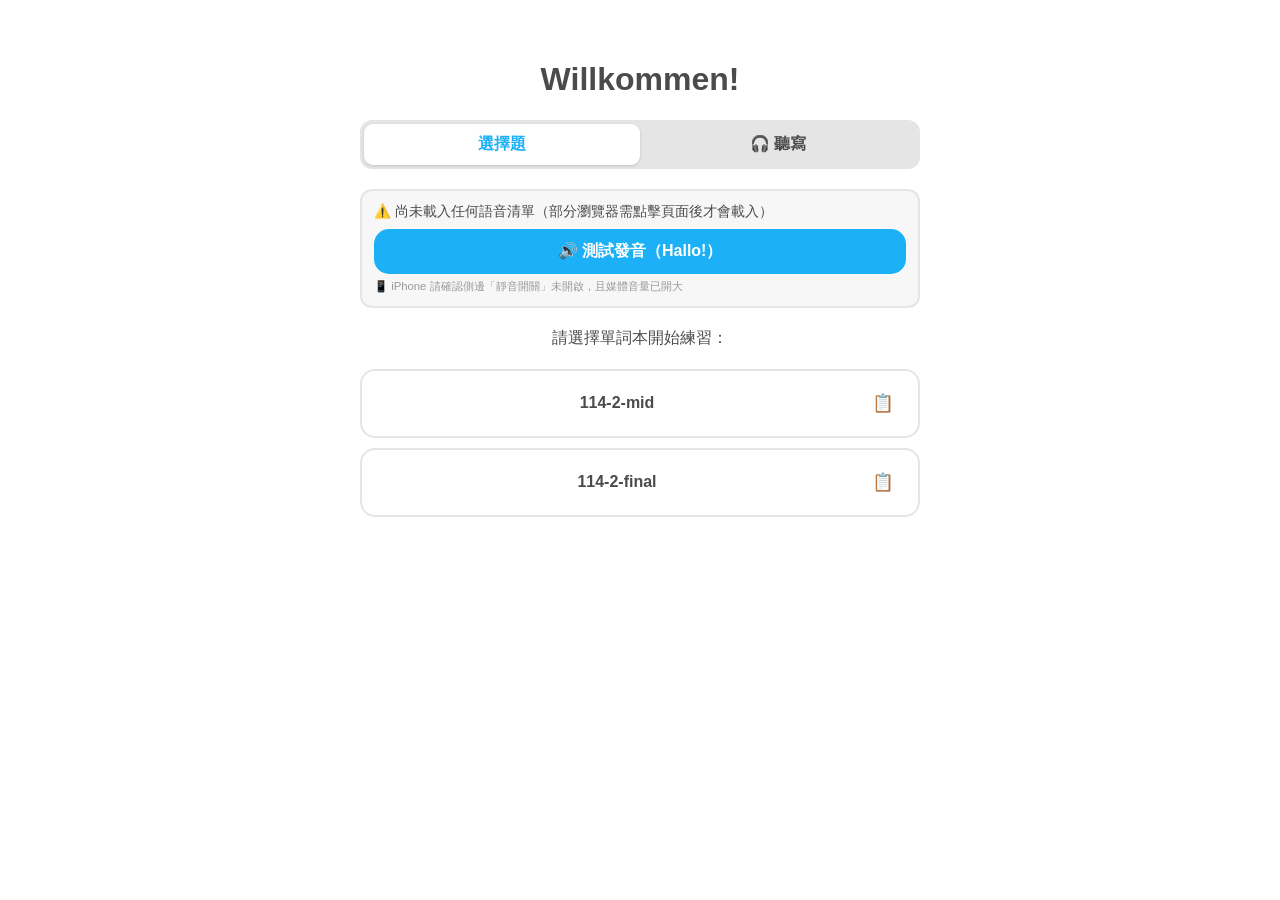
<file: index.html>
<!DOCTYPE html>
<html lang="zh-TW">

<head>
    <meta charset="UTF-8">
    <meta name="viewport" content="width=device-width, initial-scale=1.0">
    <title>DuoGerman - 德文單字特訓</title>
    <link rel="stylesheet" href="style.css">
</head>

<body>

    <div id="menu-screen" class="screen active">
        <div class="menu-content">
            <h1>Willkommen!</h1>
            <div class="mode-toggle">
                <button id="mode-quiz" class="mode-btn active" onclick="setMode('quiz')">選擇題</button>
                <button id="mode-dictation" class="mode-btn" onclick="setMode('dictation')">🎧 聽寫</button>
            </div>
            <div id="speech-debug" class="speech-debug">
                <div id="speech-debug-info">檢查語音功能中...</div>
                <button class="replay-btn" style="padding:12px; font-size:1rem; margin:8px 0 4px;"
                    onclick="testSpeech()">🔊 測試發音（Hallo!）</button>
                <div id="speech-debug-status"></div>
                <small style="color:#999;">📱 iPhone 請確認側邊「靜音開關」未開啟，且媒體音量已開大</small>
            </div>
            <p>請選擇單詞本開始練習：</p>
            <div id="vocab-list" class="vocab-list"></div>
        </div>
    </div>

    <div id="game-screen" class="screen">
        <div class="header">
            <div style="cursor:pointer; font-size: 1.5rem;" onclick="showMenu()">❮</div>
            <div class="progress-container">
                <div class="progress-bar" id="progress-bar"></div>
            </div>
        </div>
        <div class="game-area" id="game-area"></div>
    </div>

    <div id="result-screen" class="screen">
        <div class="menu-content">
            <h1>練習結束！</h1>
            <div id="result-summary"></div>
            <div id="wrong-answers-display" class="wrong-list"></div>
            <button class="vocab-item"
                style="width: 100%; margin-top: 20px; background: var(--duo-blue); color: white; border: none;"
                onclick="showMenu()">返回選單</button>
        </div>
    </div>

    <div id="list-screen" class="screen">
        <div class="header">
            <div style="cursor:pointer; font-size: 1.5rem;" onclick="showMenu()">❮</div>
            <h2 id="list-title" style="flex-grow:1; text-align:center; margin:0; font-size:1rem;"></h2>
            <button id="edit-toggle-btn" class="list-edit-btn" onclick="toggleEditMode()">✏️ 編輯</button>
        </div>
        <div id="list-content" class="list-content"></div>
        <div id="list-footer" class="list-footer">
            <button id="reset-btn" class="list-reset-btn" onclick="resetToOriginal()" style="display:none;">↺ 重置</button>
            <button class="list-download-btn" onclick="downloadVocab()">下載 .txt</button>
        </div>
    </div>

    <div class="bottom-sheet" id="bottom-sheet">
        <div id="feedback-msg" style="font-weight:bold; font-size:1.2rem;"></div>
        <div id="feedback-detail" style="margin: 5px 0 15px 0;"></div>
        <button class="next-btn" onclick="nextQuestion()">繼續</button>
    </div>

    <script src="app.js"></script>
</body>

</html>
</file>
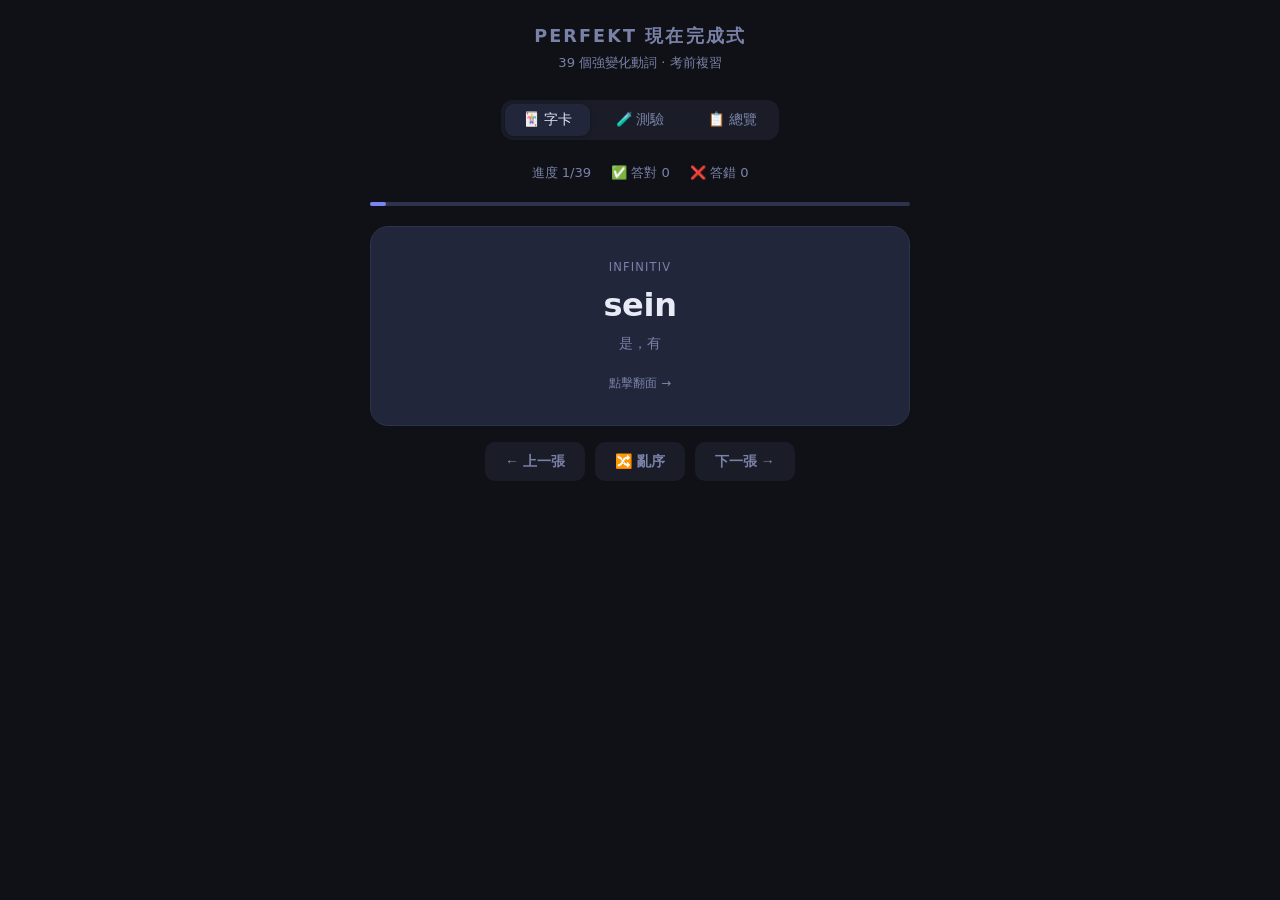
<file: perfekt.html>
<!DOCTYPE html>
<html lang="zh-Hant">

<head>
  <meta charset="UTF-8">
  <meta name="viewport" content="width=device-width, initial-scale=1.0">
  <title>德文 Perfekt 複習</title>
  <style>
    :root {
      --bg: #0f1117;
      --surface: #1a1d27;
      --card: #22263a;
      --border: #2e334d;
      --text: #e8eaf6;
      --muted: #7b82a8;
      --accent: #7c83f5;
      --accent2: #5ed3b0;
      --red: #f56565;
      --yellow: #f6c90e;
      --green: #5ed3b0;
      --haben: #7c83f5;
      --sein: #f09a5e;
    }

    * {
      box-sizing: border-box;
      margin: 0;
      padding: 0;
    }

    body {
      font-family: 'Segoe UI', system-ui, sans-serif;
      background: var(--bg);
      color: var(--text);
      min-height: 100vh;
      display: flex;
      flex-direction: column;
      align-items: center;
      padding: 24px 16px 48px;
    }

    h1 {
      font-size: 1.1rem;
      font-weight: 600;
      letter-spacing: 0.12em;
      text-transform: uppercase;
      color: var(--muted);
      margin-bottom: 6px;
    }

    .subtitle {
      font-size: 0.82rem;
      color: var(--muted);
      margin-bottom: 28px;
    }

    /* Mode tabs */
    .tabs {
      display: flex;
      gap: 8px;
      margin-bottom: 24px;
      background: var(--surface);
      border-radius: 12px;
      padding: 4px;
    }

    .tab {
      padding: 7px 18px;
      border-radius: 9px;
      border: none;
      cursor: pointer;
      font-size: 0.85rem;
      font-weight: 500;
      color: var(--muted);
      background: transparent;
      transition: all .2s;
    }

    .tab.active {
      background: var(--card);
      color: var(--text);
      box-shadow: 0 1px 4px #0004;
    }

    /* Stats bar */
    .stats {
      display: flex;
      gap: 20px;
      margin-bottom: 20px;
      font-size: 0.82rem;
      color: var(--muted);
    }

    .stat span {
      color: var(--text);
      font-weight: 600;
    }

    /* ── FLASHCARD ── */
    #flashcard-mode {
      width: 100%;
      max-width: 540px;
    }

    .card-wrap {
      perspective: 900px;
      width: 100%;
      height: 200px;
      margin-bottom: 16px;
      cursor: pointer;
    }

    .card {
      width: 100%;
      height: 100%;
      position: relative;
      transform-style: preserve-3d;
      transition: transform .45s cubic-bezier(.4, 0, .2, 1);
    }

    .card.flipped {
      transform: rotateY(180deg);
    }

    .card-face {
      position: absolute;
      inset: 0;
      backface-visibility: hidden;
      background: var(--card);
      border: 1px solid var(--border);
      border-radius: 18px;
      display: flex;
      flex-direction: column;
      align-items: center;
      justify-content: center;
      padding: 24px;
      gap: 10px;
    }

    .card-back {
      transform: rotateY(180deg);
    }

    .card-label {
      font-size: 0.72rem;
      letter-spacing: .1em;
      text-transform: uppercase;
      color: var(--muted);
      margin-bottom: 2px;
    }

    .infinitiv-text {
      font-size: 2rem;
      font-weight: 700;
      color: var(--text);
      letter-spacing: -0.01em;
    }

    .meaning-text {
      font-size: 0.9rem;
      color: var(--muted);
    }

    .perfekt-text {
      font-size: 1.35rem;
      font-weight: 700;
      text-align: center;
      line-height: 1.5;
    }

    .haben-color {
      color: var(--haben);
    }

    .sein-color {
      color: var(--sein);
    }

    .aux-badge {
      font-size: 0.72rem;
      font-weight: 700;
      letter-spacing: .08em;
      padding: 3px 10px;
      border-radius: 20px;
      text-transform: uppercase;
    }

    .aux-haben {
      background: #2a2f52;
      color: var(--haben);
    }

    .aux-sein {
      background: #3a2a1a;
      color: var(--sein);
    }

    .example-card {
      font-size: 0.8rem;
      color: var(--muted);
      text-align: center;
      max-width: 90%;
      line-height: 1.6;
      font-style: italic;
    }

    .hint-tap {
      font-size: 0.75rem;
      color: var(--muted);
      text-align: center;
    }

    .nav-row {
      display: flex;
      gap: 10px;
      justify-content: center;
      align-items: center;
      margin-bottom: 12px;
    }

    .btn {
      border: none;
      cursor: pointer;
      font-weight: 600;
      border-radius: 10px;
      transition: filter .15s, transform .1s;
    }

    .btn:hover {
      filter: brightness(1.12);
    }

    .btn:active {
      transform: scale(.96);
    }

    .btn-ghost {
      background: var(--surface);
      color: var(--muted);
      padding: 10px 20px;
      font-size: 0.88rem;
    }

    .btn-primary {
      background: var(--accent);
      color: #fff;
      padding: 10px 28px;
      font-size: 0.88rem;
    }

    .feedback-row {
      display: flex;
      gap: 10px;
      justify-content: center;
    }

    .btn-wrong {
      background: #2e1a1a;
      color: var(--red);
      padding: 10px 28px;
      font-size: 0.88rem;
    }

    .btn-right {
      background: #1a2e26;
      color: var(--green);
      padding: 10px 28px;
      font-size: 0.88rem;
    }

    .progress-bar {
      width: 100%;
      height: 4px;
      background: var(--border);
      border-radius: 2px;
      margin-bottom: 20px;
    }

    .progress-fill {
      height: 100%;
      background: var(--accent);
      border-radius: 2px;
      transition: width .3s;
    }

    /* ── QUIZ ── */
    #quiz-mode {
      width: 100%;
      max-width: 540px;
      display: none;
    }

    .quiz-question {
      background: var(--card);
      border: 1px solid var(--border);
      border-radius: 18px;
      padding: 28px 24px;
      text-align: center;
      margin-bottom: 16px;
    }

    .quiz-q-label {
      font-size: 0.72rem;
      color: var(--muted);
      letter-spacing: .1em;
      text-transform: uppercase;
      margin-bottom: 10px;
    }

    .quiz-infinitiv {
      font-size: 2rem;
      font-weight: 700;
      margin-bottom: 6px;
    }

    .quiz-meaning {
      font-size: 0.88rem;
      color: var(--muted);
    }

    .quiz-options {
      display: grid;
      grid-template-columns: 1fr 1fr;
      gap: 10px;
      margin-bottom: 16px;
    }

    .opt-btn {
      background: var(--surface);
      border: 1.5px solid var(--border);
      color: var(--text);
      border-radius: 12px;
      padding: 14px 10px;
      font-size: 0.88rem;
      cursor: pointer;
      transition: all .18s;
      text-align: center;
      line-height: 1.4;
    }

    .opt-btn:hover:not(:disabled) {
      border-color: var(--accent);
      color: var(--accent);
    }

    .opt-btn.correct {
      background: #1a2e26;
      border-color: var(--green);
      color: var(--green);
    }

    .opt-btn.wrong {
      background: #2e1a1a;
      border-color: var(--red);
      color: var(--red);
    }

    .opt-btn:disabled {
      cursor: default;
    }

    .quiz-next {
      display: flex;
      justify-content: center;
    }

    /* ── LIST ── */
    #list-mode {
      width: 100%;
      max-width: 700px;
      display: none;
    }

    .filter-row {
      display: flex;
      gap: 8px;
      margin-bottom: 16px;
      flex-wrap: wrap;
    }

    .filter-btn {
      background: var(--surface);
      border: 1.5px solid var(--border);
      color: var(--muted);
      border-radius: 8px;
      padding: 5px 14px;
      font-size: 0.8rem;
      cursor: pointer;
      transition: all .15s;
    }

    .filter-btn.active {
      border-color: var(--accent);
      color: var(--accent);
      background: #1a1f3a;
    }

    .verb-table {
      width: 100%;
      border-collapse: collapse;
    }

    .verb-table th {
      text-align: left;
      font-size: 0.72rem;
      color: var(--muted);
      text-transform: uppercase;
      letter-spacing: .08em;
      padding: 8px 10px;
      border-bottom: 1px solid var(--border);
    }

    .verb-table td {
      padding: 11px 10px;
      font-size: 0.88rem;
      border-bottom: 1px solid var(--border);
      vertical-align: top;
    }

    .verb-table tr:hover td {
      background: var(--surface);
    }

    .tag-haben {
      background: #2a2f52;
      color: var(--haben);
      font-size: 0.7rem;
      padding: 2px 8px;
      border-radius: 10px;
    }

    .tag-sein {
      background: #3a2a1a;
      color: var(--sein);
      font-size: 0.7rem;
      padding: 2px 8px;
      border-radius: 10px;
    }

    .perfekt-cell {
      font-weight: 600;
    }

    .muted-cell {
      color: var(--muted);
      font-size: 0.82rem;
    }
  </style>
</head>

<body>

  <h1>Perfekt 現在完成式</h1>
  <p class="subtitle">39 個強變化動詞 · 考前複習</p>

  <div class="tabs">
    <button class="tab active" onclick="switchMode('flashcard')">🃏 字卡</button>
    <button class="tab" onclick="switchMode('quiz')">🧪 測驗</button>
    <button class="tab" onclick="switchMode('list')">📋 總覽</button>
  </div>

  <div class="stats">
    <div>進度 <span id="stat-progress">0/39</span></div>
    <div>✅ 答對 <span id="stat-right">0</span></div>
    <div>❌ 答錯 <span id="stat-wrong">0</span></div>
  </div>

  <!-- FLASHCARD MODE -->
  <div id="flashcard-mode">
    <div class="progress-bar">
      <div class="progress-fill" id="progress-fill" style="width:0%"></div>
    </div>
    <div class="card-wrap" onclick="flipCard()">
      <div class="card" id="main-card">
        <div class="card-face card-front">
          <div class="card-label">Infinitiv</div>
          <div class="infinitiv-text" id="fc-infinitiv">—</div>
          <div class="meaning-text" id="fc-meaning">—</div>
          <div class="hint-tap" style="margin-top:12px">點擊翻面 →</div>
        </div>
        <div class="card-face card-back">
          <div class="card-label">Perfekt</div>
          <div class="perfekt-text" id="fc-perfekt">—</div>
          <div class="aux-badge" id="fc-badge">haben</div>
          <div class="example-card" id="fc-example">—</div>
        </div>
      </div>
    </div>
    <div class="nav-row">
      <button class="btn btn-ghost" onclick="prevCard()">← 上一張</button>
      <button class="btn btn-ghost" onclick="shuffleCards()">🔀 亂序</button>
      <button class="btn btn-ghost" onclick="nextCard()">下一張 →</button>
    </div>
    <div id="feedback-row" style="display:none" class="feedback-row">
      <button class="btn btn-wrong" onclick="markWrong()">❌ 不熟</button>
      <button class="btn btn-right" onclick="markRight()">✅ 記住了</button>
    </div>
  </div>

  <!-- QUIZ MODE -->
  <div id="quiz-mode">
    <div class="progress-bar">
      <div class="progress-fill" id="quiz-progress-fill" style="width:0%"></div>
    </div>
    <div class="quiz-question">
      <div class="quiz-q-label">這個動詞的 Perfekt 是？</div>
      <div class="quiz-infinitiv" id="q-infinitiv">—</div>
      <div class="quiz-meaning" id="q-meaning">—</div>
    </div>
    <div class="quiz-options" id="quiz-options"></div>
    <div class="quiz-next">
      <button class="btn btn-primary" id="quiz-next-btn" onclick="nextQuiz()" style="display:none">下一題 →</button>
    </div>
    <div style="text-align:center;margin-top:16px">
      <button class="btn btn-ghost" onclick="restartQuiz()">↺ 重新開始</button>
    </div>
  </div>

  <!-- LIST MODE -->
  <div id="list-mode">
    <div class="filter-row">
      <button class="filter-btn active" onclick="filterList('all', this)">全部</button>
      <button class="filter-btn" onclick="filterList('haben', this)">haben</button>
      <button class="filter-btn" onclick="filterList('sein', this)">sein</button>
      <button class="filter-btn" onclick="filterList('both', this)">haben / sein</button>
    </div>
    <table class="verb-table">
      <thead>
        <tr>
          <th>Infinitiv</th>
          <th>Perfekt</th>
          <th>助動詞</th>
          <th>中文</th>
        </tr>
      </thead>
      <tbody id="list-body"></tbody>
    </table>
  </div>

  <script>
    const VERBS = [
      { inf: "sein", perfekt: "ist gewesen", aux: "sein", meaning: "是，有", example: "Ich bin im Urlaub in Deutschland gewesen." },
      { inf: "haben", perfekt: "hat gehabt", aux: "haben", meaning: "擁有", example: "Wir haben gestern viel Glück gehabt." },
      { inf: "lesen", perfekt: "hat gelesen", aux: "haben", meaning: "閱讀", example: "Ich habe die Zeitung schon gelesen." },
      { inf: "sehen", perfekt: "hat gesehen", aux: "haben", meaning: "看", example: "Wir haben gestern einen Film gesehen." },
      { inf: "schlafen", perfekt: "hat geschlafen", aux: "haben", meaning: "睡覺", example: "Ich habe letzte Nacht sehr gut geschlafen." },
      { inf: "tragen", perfekt: "hat getragen", aux: "haben", meaning: "搬／穿／戴", example: "Ich habe die schwere Tasche getragen." },
      { inf: "schreiben", perfekt: "hat geschrieben", aux: "haben", meaning: "寫", example: "Er hat mir eine lange E-Mail geschrieben." },
      { inf: "laden", perfekt: "hat geladen", aux: "haben", meaning: "充電；裝貨；邀請", example: "Ich habe den Akku geladen." },
      { inf: "essen", perfekt: "hat gegessen", aux: "haben", meaning: "吃", example: "Was habt ihr zu Mittag gegessen?" },
      { inf: "trinken", perfekt: "hat getrunken", aux: "haben", meaning: "喝", example: "Wir haben zusammen einen Tee getrunken." },
      { inf: "rufen", perfekt: "hat gerufen", aux: "haben", meaning: "叫來；呼喊", example: "Ich habe dich gestern Abend angerufen." },
      { inf: "stehen", perfekt: "hat gestanden", aux: "haben", meaning: "站立；位於", example: "Das Auto hat vor der Garage gestanden." },
      { inf: "unterschreiben", perfekt: "hat unterschrieben", aux: "haben", meaning: "簽名", example: "Hast du das Dokument schon unterschrieben?" },
      { inf: "finden", perfekt: "hat gefunden", aux: "haben", meaning: "找到；認為", example: "Ich habe meinen Schlüssel endlich gefunden." },
      { inf: "geben", perfekt: "hat gegeben", aux: "haben", meaning: "給", example: "Der Lehrer hat uns keine Hausaufgaben gegeben." },
      { inf: "bringen", perfekt: "hat gebracht", aux: "haben", meaning: "送來／送去", example: "Der Postbote hat mir ein Paket gebracht." },
      { inf: "mitbringen", perfekt: "hat mitgebracht", aux: "haben", meaning: "帶來", example: "Meine Freundin hat Kuchen mitgebracht." },
      { inf: "bekommen", perfekt: "hat bekommen", aux: "haben", meaning: "得到；收到", example: "Hast du meine E-Mail bekommen?" },
      { inf: "sprechen", perfekt: "hat gesprochen", aux: "haben", meaning: "說；說話", example: "Wir haben lange über das Projekt gesprochen." },
      { inf: "nehmen", perfekt: "hat genommen", aux: "haben", meaning: "拿；搭乘；服藥", example: "Wer hat meinen Kugelschreiber genommen?" },
      { inf: "fangen", perfekt: "hat gefangen", aux: "haben", meaning: "捕捉；吸引", example: "Die Katze hat einen Vogel gefangen." },
      { inf: "helfen", perfekt: "hat geholfen", aux: "haben", meaning: "幫助", example: "Das Medikament hat mir sehr geholfen." },
      { inf: "beginnen", perfekt: "hat begonnen", aux: "haben", meaning: "開始", example: "Der Kurs hat um 9 Uhr begonnen." },
      { inf: "können", perfekt: "hat gekonnt", aux: "haben", meaning: "能夠；會；可以", example: "Er hat das gut gekonnt." },
      { inf: "wollen", perfekt: "hat gewollt", aux: "haben", meaning: "要；想要", example: "Ich habe das nicht gewollt." },
      { inf: "waschen", perfekt: "hat gewaschen", aux: "haben", meaning: "洗", example: "Er hat das Auto gewaschen." },
      { inf: "backen", perfekt: "hat gebacken", aux: "haben", meaning: "烘焙", example: "Meine Mutter hat eine Pizza gebacken." },
      { inf: "schließen", perfekt: "hat geschlossen", aux: "haben", meaning: "關上；締結", example: "Er hat die Tür geschlossen." },
      { inf: "schneiden", perfekt: "hat geschnitten", aux: "haben", meaning: "切；剪", example: "Sie hat das Gemüse geschnitten." },
      { inf: "kommen", perfekt: "ist gekommen", aux: "sein", meaning: "來；到來", example: "Der Bus ist pünktlich gekommen." },
      { inf: "ankommen", perfekt: "ist angekommen", aux: "sein", meaning: "到達", example: "Mein Paket ist heute angekommen." },
      { inf: "gehen", perfekt: "ist gegangen", aux: "sein", meaning: "去；離開；步行", example: "Sie ist schon nach Hause gegangen." },
      { inf: "ziehen", perfekt: "ist/hat gezogen", aux: "both", meaning: "搬家(ist)；拉扯(hat)", example: "Er ist nach Deutschland gezogen." },
      { inf: "umziehen", perfekt: "ist umgezogen", aux: "sein", meaning: "搬家", example: "Meine Freundin ist gestern umgezogen." },
      { inf: "bleiben", perfekt: "ist geblieben", aux: "sein", meaning: "停留；保持", example: "Am Sonntag bin ich zu Hause geblieben." },
      { inf: "fallen", perfekt: "ist gefallen", aux: "sein", meaning: "掉落；墜落", example: "Ich bin vom Fahrrad gefallen." },
      { inf: "fernsehen", perfekt: "hat ferngesehen", aux: "haben", meaning: "看電視", example: "Hast du gestern ferngesehen?" },
      { inf: "schwimmen", perfekt: "ist geschwommen", aux: "sein", meaning: "游泳", example: "Er ist im See geschwommen." },
      { inf: "laufen", perfekt: "ist gelaufen", aux: "sein", meaning: "跑；走", example: "Sie ist jeden Morgen gelaufen." },
    ];

    // State
    let deck = [...VERBS];
    let cardIndex = 0;
    let isFlipped = false;
    let rightCount = 0, wrongCount = 0, seenCount = 0;

    // Quiz state
    let quizDeck = [], quizIndex = 0, quizRight = 0, quizWrong = 0;

    // ── FLASHCARD ──
    function loadCard() {
      const v = deck[cardIndex];
      document.getElementById('fc-infinitiv').textContent = v.inf;
      document.getElementById('fc-meaning').textContent = v.meaning;
      const p = document.getElementById('fc-perfekt');
      p.innerHTML = v.aux === 'sein'
        ? `<span class="sein-color">${v.perfekt}</span>`
        : v.aux === 'both'
          ? `<span class="haben-color">${v.perfekt}</span>`
          : `<span class="haben-color">${v.perfekt}</span>`;
      const badge = document.getElementById('fc-badge');
      badge.textContent = v.aux === 'both' ? 'haben / sein' : v.aux;
      badge.className = 'aux-badge ' + (v.aux === 'sein' ? 'aux-sein' : 'aux-haben');
      document.getElementById('fc-example').textContent = v.example;

      const card = document.getElementById('main-card');
      card.classList.remove('flipped');
      isFlipped = false;
      document.getElementById('feedback-row').style.display = 'none';

      const fill = ((cardIndex + 1) / deck.length * 100).toFixed(0);
      document.getElementById('progress-fill').style.width = fill + '%';
      document.getElementById('stat-progress').textContent = `${cardIndex + 1}/${deck.length}`;
    }

    function flipCard() {
      const card = document.getElementById('main-card');
      isFlipped = !isFlipped;
      card.classList.toggle('flipped', isFlipped);
      if (isFlipped) {
        seenCount++;
        document.getElementById('feedback-row').style.display = 'flex';
      }
    }

    function nextCard() {
      if (cardIndex < deck.length - 1) { cardIndex++; loadCard(); }
    }
    function prevCard() {
      if (cardIndex > 0) { cardIndex--; loadCard(); }
    }
    function shuffleCards() {
      for (let i = deck.length - 1; i > 0; i--) {
        const j = Math.floor(Math.random() * (i + 1));
        [deck[i], deck[j]] = [deck[j], deck[i]];
      }
      cardIndex = 0; loadCard();
    }
    function markRight() {
      rightCount++;
      document.getElementById('stat-right').textContent = rightCount;
      nextCard();
    }
    function markWrong() {
      wrongCount++;
      document.getElementById('stat-wrong').textContent = wrongCount;
      // Put this card at the end to review again
      const v = deck.splice(cardIndex, 1)[0];
      deck.push(v);
      if (cardIndex >= deck.length) cardIndex = 0;
      loadCard();
    }

    // ── QUIZ ──
    function startQuiz() {
      quizDeck = [...VERBS].sort(() => Math.random() - 0.5);
      quizIndex = 0; quizRight = 0; quizWrong = 0;
      loadQuiz();
    }
    function loadQuiz() {
      if (quizIndex >= quizDeck.length) { showQuizResult(); return; }
      const v = quizDeck[quizIndex];
      document.getElementById('q-infinitiv').textContent = v.inf;
      document.getElementById('q-meaning').textContent = v.meaning;
      document.getElementById('quiz-progress-fill').style.width = (quizIndex / quizDeck.length * 100) + '%';
      document.getElementById('quiz-next-btn').style.display = 'none';

      // Build 4 options: 1 correct + 3 random wrong
      const others = VERBS.filter(x => x.inf !== v.inf).sort(() => Math.random() - 0.5).slice(0, 3);
      const options = [...others, v].sort(() => Math.random() - 0.5);
      const container = document.getElementById('quiz-options');
      container.innerHTML = '';
      options.forEach(opt => {
        const btn = document.createElement('button');
        btn.className = 'opt-btn';
        btn.innerHTML = `<strong>${opt.perfekt}</strong>`;
        btn.onclick = () => answerQuiz(btn, opt, v);
        container.appendChild(btn);
      });
    }
    function answerQuiz(btn, chosen, correct) {
      document.querySelectorAll('.opt-btn').forEach(b => b.disabled = true);
      if (chosen.inf === correct.inf) {
        btn.classList.add('correct'); quizRight++;
        document.getElementById('stat-right').textContent = rightCount + quizRight;
      } else {
        btn.classList.add('wrong'); quizWrong++;
        document.getElementById('stat-wrong').textContent = wrongCount + quizWrong;
        // Show correct answer
        document.querySelectorAll('.opt-btn').forEach(b => {
          if (b.innerHTML.includes(correct.perfekt)) b.classList.add('correct');
        });
      }
      document.getElementById('quiz-next-btn').style.display = 'inline-block';
    }
    function nextQuiz() { quizIndex++; loadQuiz(); }
    function restartQuiz() { startQuiz(); }
    function showQuizResult() {
      const total = quizDeck.length;
      document.querySelector('.quiz-question').innerHTML = `
    <div style="padding:12px 0">
      <div style="font-size:2.5rem;margin-bottom:12px">🎉</div>
      <div style="font-size:1.2rem;font-weight:700;margin-bottom:8px">完成！</div>
      <div style="color:var(--muted);font-size:0.9rem">答對 <strong style="color:var(--green)">${quizRight}</strong> / ${total}　答錯 <strong style="color:var(--red)">${quizWrong}</strong></div>
    </div>`;
      document.getElementById('quiz-options').innerHTML = '';
      document.getElementById('quiz-next-btn').style.display = 'none';
    }

    // ── LIST ──
    let listFilter = 'all';
    function renderList() {
      const body = document.getElementById('list-body');
      const filtered = VERBS.filter(v => {
        if (listFilter === 'all') return true;
        if (listFilter === 'both') return v.aux === 'both';
        return v.aux === listFilter;
      });
      body.innerHTML = filtered.map(v => `
    <tr>
      <td><strong>${v.inf}</strong></td>
      <td class="perfekt-cell ${v.aux === 'sein' ? 'sein-color' : 'haben-color'}">${v.perfekt}</td>
      <td><span class="tag-${v.aux === 'both' ? 'sein' : v.aux}">${v.aux}</span></td>
      <td class="muted-cell">${v.meaning}</td>
    </tr>`).join('');
    }
    function filterList(f, btn) {
      listFilter = f;
      document.querySelectorAll('.filter-btn').forEach(b => b.classList.remove('active'));
      btn.classList.add('active');
      renderList();
    }

    // ── MODE SWITCH ──
    function switchMode(mode) {
      document.querySelectorAll('.tab').forEach((t, i) => {
        t.classList.toggle('active', ['flashcard', 'quiz', 'list'][i] === mode);
      });
      document.getElementById('flashcard-mode').style.display = mode === 'flashcard' ? '' : 'none';
      document.getElementById('quiz-mode').style.display = mode === 'quiz' ? '' : 'none';
      document.getElementById('list-mode').style.display = mode === 'list' ? '' : 'none';
      if (mode === 'quiz') startQuiz();
      if (mode === 'list') renderList();
    }

    // Init
    loadCard();
  </script>
</body>

</html>
</file>
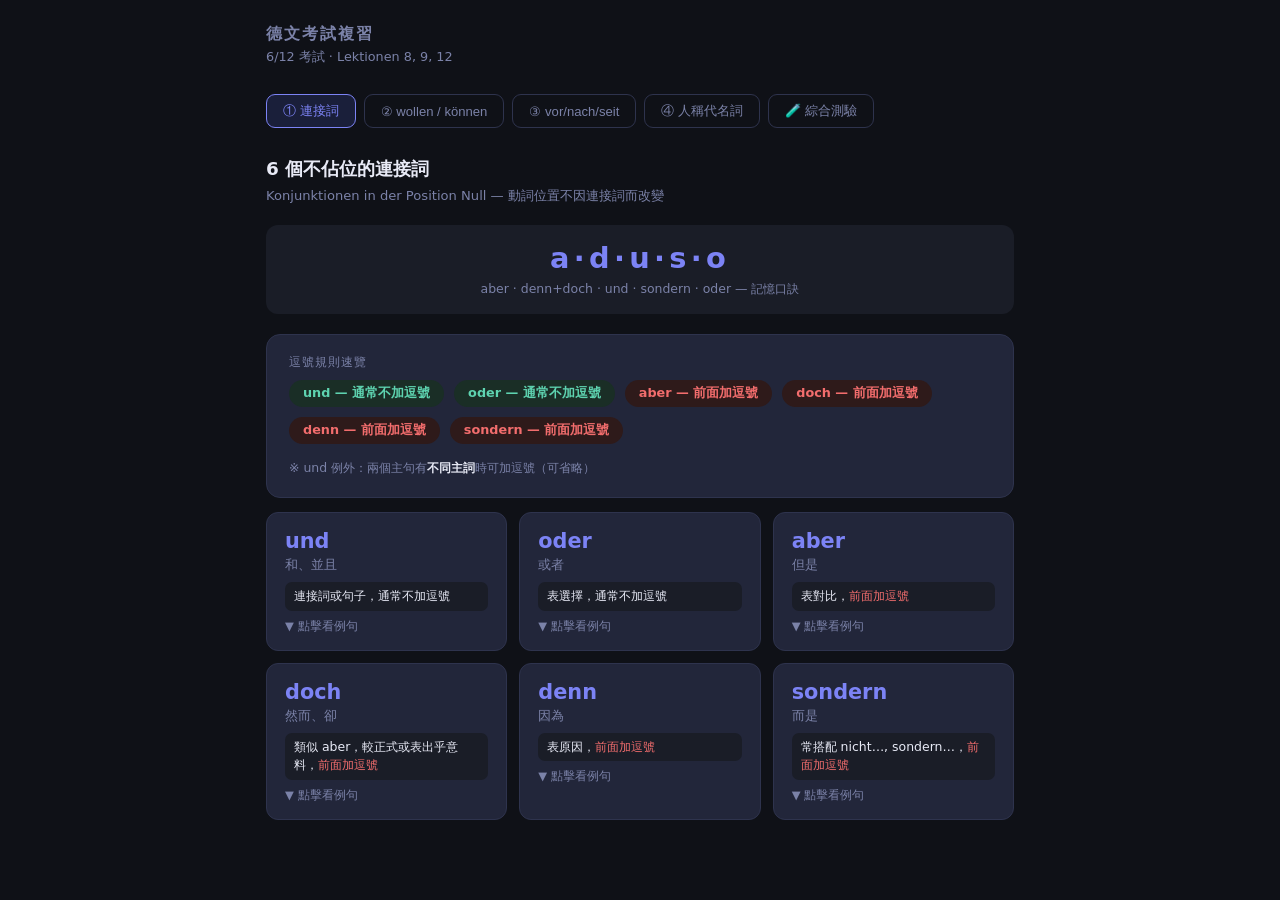
<file: 114-2_final/grammar.html>
<!DOCTYPE html>
<html lang="zh-Hant">

<head>
  <meta charset="UTF-8">
  <meta name="viewport" content="width=device-width, initial-scale=1.0">
  <title>德文考試複習 6/12</title>
  <style>
    :root {
      --bg: #0f1117;
      --surface: #1a1d27;
      --card: #22263a;
      --border: #2e334d;
      --text: #e8eaf6;
      --muted: #7b82a8;
      --accent: #7c83f5;
      --green: #5ed3b0;
      --red: #f26d6d;
      --yellow: #f6c90e;
      --orange: #f09a5e;
    }

    * {
      box-sizing: border-box;
      margin: 0;
      padding: 0;
    }

    body {
      font-family: 'Segoe UI', system-ui, sans-serif;
      background: var(--bg);
      color: var(--text);
      min-height: 100vh;
      padding: 24px 16px 60px;
      max-width: 780px;
      margin: 0 auto;
    }

    h1 {
      font-size: 1rem;
      font-weight: 600;
      letter-spacing: .12em;
      text-transform: uppercase;
      color: var(--muted);
      margin-bottom: 4px;
    }

    .subtitle {
      font-size: 0.8rem;
      color: var(--muted);
      margin-bottom: 28px;
    }

    /* Section nav */
    .section-nav {
      display: flex;
      gap: 8px;
      flex-wrap: wrap;
      margin-bottom: 28px;
    }

    .snav-btn {
      padding: 7px 16px;
      border-radius: 9px;
      border: 1.5px solid var(--border);
      background: transparent;
      color: var(--muted);
      font-size: 0.82rem;
      font-weight: 500;
      cursor: pointer;
      transition: all .18s;
    }

    .snav-btn.active {
      border-color: var(--accent);
      color: var(--accent);
      background: #1a1f3a;
    }

    /* Section titles */
    .section {
      display: none;
    }

    .section.active {
      display: block;
    }

    .section-title {
      font-size: 1.15rem;
      font-weight: 700;
      margin-bottom: 6px;
      color: var(--text);
    }

    .section-sub {
      font-size: 0.82rem;
      color: var(--muted);
      margin-bottom: 20px;
    }

    /* Cards */
    .card {
      background: var(--card);
      border: 1px solid var(--border);
      border-radius: 14px;
      padding: 20px 22px;
      margin-bottom: 14px;
    }

    .card-title {
      font-size: 0.72rem;
      text-transform: uppercase;
      letter-spacing: .09em;
      color: var(--muted);
      margin-bottom: 10px;
    }

    /* Konjunktionen */
    .konj-grid {
      display: grid;
      grid-template-columns: repeat(auto-fill, minmax(220px, 1fr));
      gap: 12px;
      margin-bottom: 20px;
    }

    .konj-card {
      background: var(--card);
      border: 1px solid var(--border);
      border-radius: 12px;
      padding: 16px 18px;
      cursor: pointer;
      transition: border-color .15s;
    }

    .konj-card:hover {
      border-color: var(--accent);
    }

    .konj-word {
      font-size: 1.3rem;
      font-weight: 700;
      color: var(--accent);
    }

    .konj-meaning {
      font-size: 0.82rem;
      color: var(--muted);
      margin: 3px 0 8px;
    }

    .konj-rule {
      font-size: 0.78rem;
      background: var(--surface);
      border-radius: 7px;
      padding: 5px 9px;
      color: var(--text);
      line-height: 1.5;
    }

    .konj-examples {
      margin-top: 10px;
      display: none;
    }

    .konj-examples.show {
      display: block;
    }

    .example-line {
      font-size: 0.82rem;
      color: var(--muted);
      padding: 4px 0;
      border-top: 1px solid var(--border);
      line-height: 1.6;
    }

    .example-line .de {
      color: var(--text);
    }

    .toggle-hint {
      font-size: 0.72rem;
      color: var(--muted);
      margin-top: 8px;
    }

    /* aduso mnemonic */
    .aduso {
      background: var(--surface);
      border-radius: 12px;
      padding: 16px 20px;
      text-align: center;
      margin-bottom: 20px;
    }

    .aduso-word {
      font-size: 1.8rem;
      font-weight: 800;
      letter-spacing: .15em;
      color: var(--accent);
    }

    .aduso-sub {
      font-size: 0.78rem;
      color: var(--muted);
      margin-top: 6px;
    }

    /* Comma rule visual */
    .comma-rule {
      display: flex;
      gap: 10px;
      flex-wrap: wrap;
      margin-bottom: 16px;
    }

    .rule-pill {
      padding: 5px 14px;
      border-radius: 20px;
      font-size: 0.8rem;
      font-weight: 600;
    }

    .no-comma {
      background: #1a2e26;
      color: var(--green);
    }

    .yes-comma {
      background: #2e1a1a;
      color: var(--red);
    }

    /* Modal verbs table */
    .modal-table-wrap {
      overflow-x: auto;
      margin-bottom: 16px;
    }

    table {
      width: 100%;
      border-collapse: collapse;
      font-size: 0.88rem;
    }

    th {
      text-align: left;
      font-size: 0.72rem;
      text-transform: uppercase;
      letter-spacing: .08em;
      color: var(--muted);
      padding: 8px 12px;
      border-bottom: 1px solid var(--border);
    }

    td {
      padding: 10px 12px;
      border-bottom: 1px solid var(--border);
    }

    tr:last-child td {
      border-bottom: none;
    }

    .highlight {
      font-weight: 700;
      color: var(--yellow);
    }

    .pronoun-col {
      color: var(--muted);
    }

    .conj-col {
      font-weight: 600;
    }

    /* Quiz */
    .quiz-box {
      background: var(--card);
      border: 1px solid var(--border);
      border-radius: 14px;
      padding: 22px;
      margin-bottom: 14px;
    }

    .quiz-q {
      font-size: 1rem;
      font-weight: 600;
      margin-bottom: 6px;
    }

    .quiz-hint {
      font-size: 0.8rem;
      color: var(--muted);
      margin-bottom: 16px;
    }

    .quiz-opts {
      display: grid;
      grid-template-columns: 1fr 1fr;
      gap: 9px;
      margin-bottom: 12px;
    }

    .opt {
      background: var(--surface);
      border: 1.5px solid var(--border);
      color: var(--text);
      border-radius: 10px;
      padding: 11px 10px;
      font-size: 0.85rem;
      cursor: pointer;
      transition: all .15s;
      text-align: center;
    }

    .opt:hover:not(:disabled) {
      border-color: var(--accent);
      color: var(--accent);
    }

    .opt.correct {
      background: #1a2e26;
      border-color: var(--green);
      color: var(--green);
    }

    .opt.wrong {
      background: #2e1a1a;
      border-color: var(--red);
      color: var(--red);
    }

    .opt:disabled {
      cursor: default;
    }

    .quiz-nav {
      display: flex;
      justify-content: space-between;
      align-items: center;
    }

    .btn {
      border: none;
      cursor: pointer;
      font-weight: 600;
      border-radius: 10px;
      padding: 9px 22px;
      font-size: 0.85rem;
      transition: filter .15s;
    }

    .btn:hover {
      filter: brightness(1.12);
    }

    .btn-primary {
      background: var(--accent);
      color: #fff;
    }

    .btn-ghost {
      background: var(--surface);
      color: var(--muted);
    }

    .quiz-score {
      font-size: 0.82rem;
      color: var(--muted);
    }

    /* Präposition time */
    .prep-grid {
      display: grid;
      grid-template-columns: repeat(3, 1fr);
      gap: 12px;
      margin-bottom: 16px;
    }

    .prep-card {
      background: var(--surface);
      border: 1px solid var(--border);
      border-radius: 12px;
      padding: 16px;
      text-align: center;
    }

    .prep-word {
      font-size: 1.4rem;
      font-weight: 800;
      color: var(--orange);
    }

    .prep-meaning {
      font-size: 0.78rem;
      color: var(--muted);
      margin: 4px 0 10px;
    }

    .prep-ex {
      font-size: 0.78rem;
      color: var(--text);
      line-height: 1.6;
      text-align: left;
    }

    /* Dativ table */
    .dativ-note {
      background: var(--surface);
      border-left: 3px solid var(--orange);
      border-radius: 0 10px 10px 0;
      padding: 12px 16px;
      font-size: 0.82rem;
      color: var(--text);
      line-height: 1.7;
      margin-bottom: 14px;
    }

    /* Personalpronomen */
    .pron-table-wrap {
      overflow-x: auto;
    }

    .pron-table {
      min-width: 480px;
    }

    .pron-table th {
      background: var(--surface);
    }

    .nom {
      color: #7c83f5;
      font-weight: 600;
    }

    .akk {
      color: #5ed3b0;
      font-weight: 600;
    }

    .dat {
      color: #f09a5e;
      font-weight: 600;
    }

    .case-badge {
      display: inline-block;
      padding: 2px 10px;
      border-radius: 10px;
      font-size: 0.72rem;
      font-weight: 700;
      margin-right: 6px;
    }

    .badge-nom {
      background: #2a2f52;
      color: #7c83f5;
    }

    .badge-akk {
      background: #1a2e26;
      color: #5ed3b0;
    }

    .badge-dat {
      background: #3a2a1a;
      color: #f09a5e;
    }

    .case-legend {
      display: flex;
      gap: 10px;
      margin-bottom: 12px;
      flex-wrap: wrap;
    }

    .pron-quiz-opts {
      display: grid;
      grid-template-columns: repeat(4, 1fr);
      gap: 8px;
      margin-bottom: 12px;
    }

    /* fill-in quiz */
    .fill-sentence {
      font-size: 1rem;
      font-weight: 500;
      line-height: 1.8;
      margin-bottom: 12px;
      color: var(--text);
    }

    .blank {
      display: inline-block;
      min-width: 70px;
      border-bottom: 2px solid var(--accent);
      text-align: center;
      cursor: pointer;
      color: var(--accent);
      padding: 0 4px;
    }

    .blank.filled-correct {
      color: var(--green);
      border-color: var(--green);
    }

    .blank.filled-wrong {
      color: var(--red);
      border-color: var(--red);
    }

    .fill-explain {
      font-size: 0.78rem;
      color: var(--muted);
      margin-top: 6px;
      display: none;
    }

    .fill-explain.show {
      display: block;
    }
  </style>
</head>

<body>

  <h1>德文考試複習</h1>
  <p class="subtitle">6/12 考試 · Lektionen 8, 9, 12</p>

  <div class="section-nav">
    <button class="snav-btn active" onclick="showSection('konj')">① 連接詞</button>
    <button class="snav-btn" onclick="showSection('modal')">② wollen / können</button>
    <button class="snav-btn" onclick="showSection('prep')">③ vor/nach/seit</button>
    <button class="snav-btn" onclick="showSection('pron')">④ 人稱代名詞</button>
    <button class="snav-btn" onclick="showSection('quiz')">🧪 綜合測驗</button>
  </div>

  <!-- ①  KONJUNKTIONEN -->
  <div class="section active" id="sec-konj">
    <div class="section-title">6 個不佔位的連接詞</div>
    <div class="section-sub">Konjunktionen in der Position Null — 動詞位置不因連接詞而改變</div>

    <div class="aduso">
      <div class="aduso-word">a·d·u·s·o</div>
      <div class="aduso-sub">aber · denn+doch · und · sondern · oder — 記憶口訣</div>
    </div>

    <div class="card">
      <div class="card-title">逗號規則速覽</div>
      <div class="comma-rule">
        <span class="rule-pill no-comma">und — 通常不加逗號</span>
        <span class="rule-pill no-comma">oder — 通常不加逗號</span>
        <span class="rule-pill yes-comma">aber — 前面加逗號</span>
        <span class="rule-pill yes-comma">doch — 前面加逗號</span>
        <span class="rule-pill yes-comma">denn — 前面加逗號</span>
        <span class="rule-pill yes-comma">sondern — 前面加逗號</span>
      </div>
      <div style="font-size:0.78rem;color:var(--muted)">※ und 例外：兩個主句有<strong
          style="color:var(--text)">不同主詞</strong>時可加逗號（可省略）</div>
    </div>

    <div class="konj-grid">

      <div class="konj-card" onclick="toggleEx(this)">
        <div class="konj-word">und</div>
        <div class="konj-meaning">和、並且</div>
        <div class="konj-rule">連接詞或句子，通常不加逗號</div>
        <div class="toggle-hint">▼ 點擊看例句</div>
        <div class="konj-examples">
          <div class="example-line"><span class="de">Die Wohnung ist ruhig und sie liegt in der Nähe vom
              Park.</span><br>這間公寓安靜，且靠近公園。</div>
          <div class="example-line"><span class="de">Er ist fünfzehn Jahre alt und (er) geht zur
              Schule.</span><br>他15歲，並且上學。</div>
        </div>
      </div>

      <div class="konj-card" onclick="toggleEx(this)">
        <div class="konj-word">oder</div>
        <div class="konj-meaning">或者</div>
        <div class="konj-rule">表選擇，通常不加逗號</div>
        <div class="toggle-hint">▼ 點擊看例句</div>
        <div class="konj-examples">
          <div class="example-line"><span class="de">Wir müssen jetzt gehen oder wir verpassen den
              Zug.</span><br>我們現在得走，否則會錯過火車。</div>
          <div class="example-line"><span class="de">Er wird wieder anrufen oder Blumen schicken.</span><br>他會再打電話或送花。
          </div>
        </div>
      </div>

      <div class="konj-card" onclick="toggleEx(this)">
        <div class="konj-word">aber</div>
        <div class="konj-meaning">但是</div>
        <div class="konj-rule">表對比，<span style="color:var(--red)">前面加逗號</span></div>
        <div class="toggle-hint">▼ 點擊看例句</div>
        <div class="konj-examples">
          <div class="example-line"><span class="de">Die Kinder schlafen, aber die Mutter ist noch
              wach.</span><br>孩子們在睡覺，但媽媽還醒著。</div>
          <div class="example-line"><span class="de">Klaus wohnt sehr schön, aber die Wohnung ist auch noch
              billig.</span><br>Klaus住得很舒適，但房租也很便宜。</div>
        </div>
      </div>

      <div class="konj-card" onclick="toggleEx(this)">
        <div class="konj-word">doch</div>
        <div class="konj-meaning">然而、卻</div>
        <div class="konj-rule">類似 aber，較正式或表出乎意料，<span style="color:var(--red)">前面加逗號</span></div>
        <div class="toggle-hint">▼ 點擊看例句</div>
        <div class="konj-examples">
          <div class="example-line"><span class="de">Er sagte, sie kommt nicht. Doch sie ist da.</span><br>他說她不來，然而她在這裡。
          </div>
        </div>
      </div>

      <div class="konj-card" onclick="toggleEx(this)">
        <div class="konj-word">denn</div>
        <div class="konj-meaning">因為</div>
        <div class="konj-rule">表原因，<span style="color:var(--red)">前面加逗號</span></div>
        <div class="toggle-hint">▼ 點擊看例句</div>
        <div class="konj-examples">
          <div class="example-line"><span class="de">Ich brauche eine große Wohnung, denn ich arbeite zu
              Hause.</span><br>我需要大一點的公寓，因為我在家工作。</div>
          <div class="example-line"><span class="de">Ich komme nicht mit, denn ich habe bald eine
              Prüfung.</span><br>我不一起去，因為我快要考試了。</div>
        </div>
      </div>

      <div class="konj-card" onclick="toggleEx(this)">
        <div class="konj-word">sondern</div>
        <div class="konj-meaning">而是</div>
        <div class="konj-rule">常搭配 nicht…, sondern…，<span style="color:var(--red)">前面加逗號</span></div>
        <div class="toggle-hint">▼ 點擊看例句</div>
        <div class="konj-examples">
          <div class="example-line"><span class="de">Nicht ich, sondern du musst die Rechnung
              bezahlen.</span><br>不是我，而是你必須付帳。</div>
          <div class="example-line"><span class="de">Wir fahren nicht nach Frankreich, sondern nach
              Deutschland.</span><br>我們不去法國，而是去德國。</div>
        </div>
      </div>

    </div>
  </div>

  <!-- ②  MODAL VERBS -->
  <div class="section" id="sec-modal">
    <div class="section-title">情態助動詞：wollen / können</div>
    <div class="section-sub">變位不規則，尤其注意 ich / er/sie/es 字尾消失</div>

    <div class="card">
      <div class="card-title">動詞變位表</div>
      <div class="modal-table-wrap">
        <table>
          <thead>
            <tr>
              <th>人稱</th>
              <th>können（能夠/可以）</th>
              <th>wollen（要/想要）</th>
            </tr>
          </thead>
          <tbody>
            <tr>
              <td class="pronoun-col">ich</td>
              <td class="conj-col highlight">kann</td>
              <td class="conj-col highlight">will</td>
            </tr>
            <tr>
              <td class="pronoun-col">du</td>
              <td class="conj-col">kannst</td>
              <td class="conj-col">willst</td>
            </tr>
            <tr>
              <td class="pronoun-col">er/sie/es</td>
              <td class="conj-col highlight">kann</td>
              <td class="conj-col highlight">will</td>
            </tr>
            <tr>
              <td class="pronoun-col">wir</td>
              <td class="conj-col">können</td>
              <td class="conj-col">wollen</td>
            </tr>
            <tr>
              <td class="pronoun-col">ihr</td>
              <td class="conj-col">könnt</td>
              <td class="conj-col">wollt</td>
            </tr>
            <tr>
              <td class="pronoun-col">sie/Sie</td>
              <td class="conj-col">können</td>
              <td class="conj-col">wollen</td>
            </tr>
          </tbody>
        </table>
      </div>
      <div style="font-size:0.78rem;color:var(--muted);margin-top:10px">⚠️ ich 和 er/sie/es 的形式<strong
          style="color:var(--yellow)">完全相同</strong>，且沒有 -e / -t 字尾</div>
    </div>

    <div class="card">
      <div class="card-title">句型結構：情態助動詞 + 動詞原形（放句尾）</div>
      <div style="font-size:0.88rem;line-height:2;color:var(--text)">
        Ich <span style="color:var(--accent);font-weight:700">kann</span> nur 250 Euro Miete <span
          style="color:var(--green);font-weight:700">bezahlen</span>.<br>
        Olga <span style="color:var(--accent);font-weight:700">will</span> eine neue Wohnung <span
          style="color:var(--green);font-weight:700">haben</span>.<br>
        Wann <span style="color:var(--accent);font-weight:700">kannst</span> du <span
          style="color:var(--green);font-weight:700">kommen</span>?<br>
        Sie <span style="color:var(--accent);font-weight:700">können</span> Kabel-TV <span
          style="color:var(--green);font-weight:700">haben</span>.
      </div>
      <div style="font-size:0.78rem;color:var(--muted);margin-top:12px">
        <span style="color:var(--accent)">■</span> 情態助動詞 → 第二位 &nbsp;|&nbsp; <span style="color:var(--green)">■</span>
        動詞原形 → 句尾
      </div>
    </div>

    <div class="card">
      <div class="card-title">快速練習 — 選出正確變位</div>
      <div id="modal-quiz"></div>
      <div style="display:flex;gap:10px;margin-top:12px">
        <button class="btn btn-ghost" onclick="initModalQuiz()">↺ 重來</button>
      </div>
    </div>
  </div>

  <!-- ③  VOR / NACH / SEIT -->
  <div class="section" id="sec-prep">
    <div class="section-title">時間介系詞：vor / nach / seit</div>
    <div class="section-sub">三個介系詞後面都接 Dativ（第三格）</div>

    <div class="dativ-note">
      📌 規則：<strong>vor / nach / seit + Dativ</strong><br>
      dem（陽性/中性）· der（陰性）· den（複數）<br>
      例：<em>vor dem Frühstück</em>、<em>nach dem Mittagessen</em>、<em>seit zwei Jahren</em>
    </div>

    <div class="prep-grid">
      <div class="prep-card">
        <div class="prep-word">vor</div>
        <div class="prep-meaning">…之前（距今過去）</div>
        <div class="prep-ex">
          vor <strong>dem</strong> Frühstück<br>
          （早餐之前）<br><br>
          vor <strong>dem</strong> Schulfest<br>
          （學校慶典之前）<br><br>
          vor <strong>einer Stunde</strong><br>
          （一小時前）
        </div>
      </div>
      <div class="prep-card">
        <div class="prep-word">nach</div>
        <div class="prep-meaning">…之後</div>
        <div class="prep-ex">
          nach <strong>dem</strong> Mittagessen<br>
          （午餐之後）<br><br>
          nach <strong>dem</strong> Kurs<br>
          （課後）<br><br>
          nach <strong>der</strong> Arbeit<br>
          （下班後）
        </div>
      </div>
      <div class="prep-card">
        <div class="prep-word">seit</div>
        <div class="prep-meaning">自從…（持續至今）</div>
        <div class="prep-ex">
          seit <strong>zwei Jahren</strong><br>
          （兩年了）<br><br>
          seit <strong>dem</strong> Montag<br>
          （自星期一起）<br><br>
          seit <strong>einer Woche</strong><br>
          （一週了）
        </div>
      </div>
    </div>

    <div class="card">
      <div class="card-title">課文例句（Lektion 9）</div>
      <div style="font-size:0.88rem;line-height:2.1;color:var(--text)">
        Ich bin am Freitag <span style="color:var(--orange);font-weight:700">nach dem Kurs</span> ganz spontan in die
        Hauptstadt gefahren.<br>
        Vor <span style="color:var(--orange);font-weight:700">dem Frühstück</span> bin ich ins Schwimmbad gegangen.<br>
        Wir haben am Samstag <span style="color:var(--orange);font-weight:700">nach dem Mittagessen</span> im
        Kindergarten gearbeitet.<br>
        Ich habe am Samstag Kuchen gebacken <span style="color:var(--orange);font-weight:700">vor dem
          Schulfest</span>.<br>
        Radshif arbeitet <span style="color:var(--orange);font-weight:700">seit zwei Jahren</span> in Köln.
      </div>
    </div>

    <div class="card">
      <div class="card-title">填空練習 — 點擊空格選答案</div>
      <div id="prep-fill-quiz"></div>
      <button class="btn btn-ghost" onclick="initPrepQuiz()" style="margin-top:10px">↺ 重來</button>
    </div>
  </div>

  <!-- ④  PERSONALPRONOMEN -->
  <div class="section" id="sec-pron">
    <div class="section-title">人稱代名詞三格總覽</div>
    <div class="section-sub">Nominativ（主格）· Akkusativ（受格）· Dativ（與格）</div>

    <div class="case-legend">
      <span><span class="case-badge badge-nom">Nom</span>動詞的主語：<em>Wer?</em></span>
      <span><span class="case-badge badge-akk">Akk</span>直接受詞：<em>Wen?</em></span>
      <span><span class="case-badge badge-dat">Dat</span>間接受詞：<em>Wem?</em></span>
    </div>

    <div class="pron-table-wrap">
      <table class="pron-table">
        <thead>
          <tr>
            <th></th>
            <th>ich</th>
            <th>du</th>
            <th>er</th>
            <th>es</th>
            <th>sie</th>
            <th>wir</th>
            <th>ihr</th>
            <th>sie/Sie</th>
          </tr>
        </thead>
        <tbody>
          <tr>
            <td><span class="case-badge badge-nom">Nom</span></td>
            <td class="nom">ich</td>
            <td class="nom">du</td>
            <td class="nom">er</td>
            <td class="nom">es</td>
            <td class="nom">sie</td>
            <td class="nom">wir</td>
            <td class="nom">ihr</td>
            <td class="nom">sie/Sie</td>
          </tr>
          <tr>
            <td><span class="case-badge badge-akk">Akk</span></td>
            <td class="akk">mich</td>
            <td class="akk">dich</td>
            <td class="akk">ihn</td>
            <td class="akk">es</td>
            <td class="akk">sie</td>
            <td class="akk">uns</td>
            <td class="akk">euch</td>
            <td class="akk">sie/Sie</td>
          </tr>
          <tr>
            <td><span class="case-badge badge-dat">Dat</span></td>
            <td class="dat">mir</td>
            <td class="dat">dir</td>
            <td class="dat">ihm</td>
            <td class="dat">ihm</td>
            <td class="dat">ihr</td>
            <td class="dat">uns</td>
            <td class="dat">euch</td>
            <td class="dat">ihnen/Ihnen</td>
          </tr>
        </tbody>
      </table>
    </div>

    <div class="card" style="margin-top:16px">
      <div class="card-title">重點記憶：改變最多的幾個</div>
      <div style="font-size:0.88rem;line-height:2.2;">
        <span class="nom">ich</span> → <span class="akk">mich</span> → <span class="dat">mir</span><br>
        <span class="nom">du</span> → <span class="akk">dich</span> → <span class="dat">dir</span><br>
        <span class="nom">er</span> → <span class="akk">ihn</span> → <span class="dat">ihm</span><br>
        <span class="nom">wir/ihr</span> → Akk/Dat 皆為 <span class="akk">uns</span> / <span class="dat">uns</span>，<span
          class="akk">euch</span> / <span class="dat">euch</span>（相同！）
      </div>
    </div>

    <div class="card">
      <div class="card-title">例句（格的用法）</div>
      <div style="font-size:0.85rem;line-height:2.1;color:var(--text)">
        <span class="case-badge badge-akk">Akk</span>
        Frau Feldmann hat <span class="akk">mich</span> auf dem Handy angerufen.<br>
        <span class="case-badge badge-dat">Dat</span>
        Der Lehrer hat <span class="dat">uns</span> keine Hausaufgaben gegeben.<br>
        <span class="case-badge badge-dat">Dat</span>
        Meine Oma hat <span class="dat">mir</span> etwas Geld gegeben.<br>
        <span class="case-badge badge-akk">Akk</span>
        Er hat <span class="akk">ihn</span> (= den Schlüssel) gefunden.<br>
        <span class="case-badge badge-dat">Dat</span>
        Das Medikament hat <span class="dat">ihm</span> sehr geholfen.
      </div>
    </div>

    <div class="card">
      <div class="card-title">快速測驗</div>
      <div id="pron-quiz"></div>
      <button class="btn btn-ghost" onclick="initPronQuiz()" style="margin-top:10px">↺ 重來</button>
    </div>
  </div>

  <!-- ⑤ 綜合測驗 -->
  <div class="section" id="sec-quiz">
    <div class="section-title">綜合測驗</div>
    <div class="section-sub">四個單元混合出題 · 共 20 題</div>
    <div id="big-quiz"></div>
    <div style="display:flex;justify-content:center;margin-top:16px">
      <button class="btn btn-ghost" onclick="initBigQuiz()">↺ 重新開始</button>
    </div>
  </div>

  <script>
    // Section switch
    function showSection(id) {
      document.querySelectorAll('.section').forEach(s => s.classList.remove('active'));
      document.querySelectorAll('.snav-btn').forEach(b => b.classList.remove('active'));
      document.getElementById('sec-' + id).classList.add('active');
      event.currentTarget.classList.add('active');
    }

    // Toggle Konjunktionen examples
    function toggleEx(card) {
      const ex = card.querySelector('.konj-examples');
      const hint = card.querySelector('.toggle-hint');
      ex.classList.toggle('show');
      hint.textContent = ex.classList.contains('show') ? '▲ 收起例句' : '▼ 點擊看例句';
    }

    // ── MODAL QUIZ ──
    const MODAL_Q = [
      { q: "___ du morgen kommen?", hint: "du + können", opts: ["kannst", "kann", "könnt", "können"], ans: "kannst" },
      { q: "Ich ___ in vier Wochen umziehen.", hint: "ich + wollen", opts: ["will", "wollen", "willst", "wollt"], ans: "will" },
      { q: "Wir ___ maximal 700 € bezahlen.", hint: "wir + können", opts: ["können", "kann", "könnt", "kannst"], ans: "können" },
      { q: "Er ___ eine neue Wohnung haben.", hint: "er + wollen", opts: ["wollen", "will", "willst", "wollt"], ans: "will" },
      { q: "Ihr ___ Kabel-TV haben.", hint: "ihr + können", opts: ["könnt", "können", "kann", "kannst"], ans: "könnt" },
      { q: "Sie (plural) ___ nicht mehr arbeiten.", hint: "sie + wollen", opts: ["wollen", "will", "wollt", "willst"], ans: "wollen" },
    ];
    let mqi = 0, mqRight = 0;
    function initModalQuiz() { mqi = 0; mqRight = 0; renderModalQ(); }
    function renderModalQ() {
      const c = document.getElementById('modal-quiz');
      if (mqi >= MODAL_Q.length) {
        c.innerHTML = `<div style="text-align:center;padding:12px;color:var(--green);font-weight:700">✅ 完成！答對 ${mqRight}/${MODAL_Q.length}</div>`;
        return;
      }
      const q = MODAL_Q[mqi];
      c.innerHTML = `
    <div style="font-size:1rem;font-weight:600;margin-bottom:4px">${q.q}</div>
    <div style="font-size:0.78rem;color:var(--muted);margin-bottom:12px">${q.hint}</div>
    <div style="display:grid;grid-template-columns:1fr 1fr;gap:8px" id="mq-opts">
      ${q.opts.map(o => `<button class="opt" onclick="ansModal(this,'${o}','${q.ans}')">${o}</button>`).join('')}
    </div>
    <div style="font-size:0.78rem;color:var(--muted);margin-top:8px">題 ${mqi + 1}/${MODAL_Q.length}</div>`;
    }
    function ansModal(btn, chosen, ans) {
      document.querySelectorAll('#mq-opts .opt').forEach(b => b.disabled = true);
      if (chosen === ans) { btn.classList.add('correct'); mqRight++; }
      else { btn.classList.add('wrong'); document.querySelectorAll('#mq-opts .opt').forEach(b => { if (b.textContent === ans) b.classList.add('correct'); }); }
      setTimeout(() => { mqi++; renderModalQ(); }, 900);
    }
    initModalQuiz();

    // ── PREP FILL QUIZ ──
    const PREP_Q = [
      { sentence: "___ dem Frühstück bin ich ins Schwimmbad gegangen.", blank: "vor", opts: ["vor", "nach", "seit"], explain: "早餐「之前」→ vor + dem（Dativ）" },
      { sentence: "Wir haben ___ dem Mittagessen im Kindergarten gearbeitet.", blank: "nach", opts: ["vor", "nach", "seit"], explain: "午餐「之後」→ nach + dem（Dativ）" },
      { sentence: "Radshif arbeitet ___ zwei Jahren in Köln.", blank: "seit", opts: ["vor", "nach", "seit"], explain: "「自從」兩年前就…持續到現在→ seit + Dativ" },
      { sentence: "Anna hat ___ dem Schulfest drei Kuchen gebacken.", blank: "vor", opts: ["vor", "nach", "seit"], explain: "學校慶典「之前」→ vor + dem（Dativ）" },
      { sentence: "Ich bin ___ dem Kurs spontan nach München gefahren.", blank: "nach", opts: ["vor", "nach", "seit"], explain: "課「之後」→ nach + dem（Dativ）" },
    ];
    let pqi_state = [];
    function initPrepQuiz() {
      pqi_state = PREP_Q.map(() => ({ answered: false, correct: false }));
      renderPrepQuiz();
    }
    function renderPrepQuiz() {
      const c = document.getElementById('prep-fill-quiz');
      c.innerHTML = PREP_Q.map((q, i) => {
        const st = pqi_state[i];
        const blankClass = st.answered ? (st.correct ? 'blank filled-correct' : 'blank filled-wrong') : 'blank';
        const blankText = st.answered ? q.blank : '___';
        const explainClass = 'fill-explain' + (st.answered ? ' show' : '');
        if (st.answered) {
          return `<div style="margin-bottom:14px">
        <div class="fill-sentence">${q.sentence.replace('___', `<span class="${blankClass}">${blankText}</span>`)}</div>
        <div class="${explainClass}" style="color:${st.correct ? 'var(--green)' : 'var(--red)'}">→ ${q.explain}</div>
      </div>`;
        }
        return `<div style="margin-bottom:14px">
      <div class="fill-sentence">${q.sentence.replace('___', `<span class="${blankClass}" onclick="openPrepOpts(${i})">${blankText}</span>`)}</div>
      <div id="prep-opts-${i}" style="display:none;gap:8px;flex-wrap:wrap">
        ${q.opts.map(o => `<button class="opt" style="min-width:80px" onclick="ansPrepFill(${i},'${o}','${q.blank}')">${o}</button>`).join('')}
      </div>
      <div class="${explainClass}"></div>
    </div>`;
      }).join('');
    }
    function openPrepOpts(i) {
      const d = document.getElementById('prep-opts-' + i);
      if (d) d.style.display = 'flex';
    }
    function ansPrepFill(i, chosen, ans) {
      pqi_state[i] = { answered: true, correct: chosen === ans };
      renderPrepQuiz();
    }
    initPrepQuiz();

    // ── PRONOMEN QUIZ ──
    const PRON_Q = [
      { q: "Frau Feldmann hat ___ auf dem Handy angerufen.", hint: "ich → Akkusativ（受電話的人）", opts: ["mich", "mir", "ich", "me"], ans: "mich" },
      { q: "Der Lehrer hat ___ keine Hausaufgaben gegeben.", hint: "wir → Dativ（給的對象）", opts: ["uns", "wir", "unser", "euch"], ans: "uns" },
      { q: "Meine Oma hat ___ etwas Geld gegeben.", hint: "ich → Dativ（給的對象）", opts: ["mir", "mich", "ich", "mein"], ans: "mir" },
      { q: "Das Medikament hat ___ sehr geholfen.", hint: "er → Dativ（helfen + Dativ）", opts: ["ihm", "ihn", "er", "sein"], ans: "ihm" },
      { q: "Ich habe ___ gestern Abend angerufen.", hint: "du → Akkusativ（打電話給的人）", opts: ["dich", "dir", "du", "dein"], ans: "dich" },
      { q: "Können Sie ___ helfen?", hint: "ich → Dativ（helfen + Dativ）", opts: ["mir", "mich", "ich", "mein"], ans: "mir" },
    ];
    let proni = 0, pronRight = 0;
    function initPronQuiz() { proni = 0; pronRight = 0; renderPronQ(); }
    function renderPronQ() {
      const c = document.getElementById('pron-quiz');
      if (proni >= PRON_Q.length) {
        c.innerHTML = `<div style="text-align:center;padding:12px;color:var(--green);font-weight:700">✅ 完成！答對 ${pronRight}/${PRON_Q.length}</div>`;
        return;
      }
      const q = PRON_Q[proni];
      c.innerHTML = `
    <div style="font-size:1rem;font-weight:600;margin-bottom:4px">${q.q}</div>
    <div style="font-size:0.78rem;color:var(--muted);margin-bottom:12px">${q.hint}</div>
    <div style="display:grid;grid-template-columns:1fr 1fr;gap:8px" id="pq-opts">
      ${q.opts.map(o => `<button class="opt" onclick="ansPron(this,'${o}','${q.ans}')">${o}</button>`).join('')}
    </div>
    <div style="font-size:0.78rem;color:var(--muted);margin-top:8px">題 ${proni + 1}/${PRON_Q.length}</div>`;
    }
    function ansPron(btn, chosen, ans) {
      document.querySelectorAll('#pq-opts .opt').forEach(b => b.disabled = true);
      if (chosen === ans) { btn.classList.add('correct'); pronRight++; }
      else { btn.classList.add('wrong'); document.querySelectorAll('#pq-opts .opt').forEach(b => { if (b.textContent === ans) b.classList.add('correct'); }); }
      setTimeout(() => { proni++; renderPronQ(); }, 900);
    }
    initPronQuiz();

    // ── BIG QUIZ ──
    const ALL_Q = [
      // Konjunktionen
      { q: "Ich brauche eine große Wohnung, ___ ich arbeite zu Hause.", opts: ["denn", "aber", "und", "sondern"], ans: "denn", cat: "連接詞" },
      { q: "Wir brauchen zwei Kinderzimmer, ___ 5-Zimmer-Wohnungen sind sehr teuer.", opts: ["aber", "denn", "und", "oder"], ans: "aber", cat: "連接詞" },
      { q: "Nicht ich, ___ du musst die Rechnung bezahlen.", opts: ["sondern", "denn", "aber", "oder"], ans: "sondern", cat: "連接詞" },
      { q: "Er wird wieder anrufen ___ Blumen schicken.", opts: ["oder", "aber", "denn", "sondern"], ans: "oder", cat: "連接詞" },
      { q: "Er sagte, sie kommt nicht. ___ sie ist da.", opts: ["Doch", "Aber", "Und", "Denn"], ans: "Doch", cat: "連接詞" },
      // Modal verbs
      { q: "Wann ___ du kommen?", opts: ["kannst", "kann", "können", "könnt"], ans: "kannst", cat: "情態助動詞" },
      { q: "Sie (sie = Silvia) ___ nicht mehr arbeiten.", opts: ["will", "wollen", "willst", "wollt"], ans: "will", cat: "情態助動詞" },
      { q: "Wir ___ maximal 700 € bezahlen.", opts: ["können", "kann", "kannst", "könnt"], ans: "können", cat: "情態助動詞" },
      { q: "Ich ___ eine Antenne installieren?", opts: ["kann", "kannst", "können", "könnt"], ans: "kann", cat: "情態助動詞" },
      // Präpositionen
      { q: "___ dem Frühstück bin ich ins Schwimmbad gegangen.", opts: ["Vor", "Nach", "Seit", "Mit"], ans: "Vor", cat: "介系詞時間" },
      { q: "Ich bin ___ dem Kurs nach München gefahren.", opts: ["nach", "vor", "seit", "mit"], ans: "nach", cat: "介系詞時間" },
      { q: "Radshif arbeitet ___ zwei Jahren in Köln.", opts: ["seit", "vor", "nach", "in"], ans: "seit", cat: "介系詞時間" },
      { q: "Anna hat ___ dem Schulfest drei Kuchen gebacken.", opts: ["vor", "nach", "seit", "bei"], ans: "vor", cat: "介系詞時間" },
      // Personalpronomen
      { q: "Frau Feldmann hat ___ angerufen. (ich, Akk)", opts: ["mich", "mir", "ich", "mein"], ans: "mich", cat: "人稱代名詞" },
      { q: "Der Lehrer hat ___ keine Hausaufgaben gegeben. (wir, Dat)", opts: ["uns", "wir", "unser", "euch"], ans: "uns", cat: "人稱代名詞" },
      { q: "Meine Oma hat ___ Geld gegeben. (ich, Dat)", opts: ["mir", "mich", "ich", "mein"], ans: "mir", cat: "人稱代名詞" },
      { q: "Das Medikament hat ___ geholfen. (er, Dat)", opts: ["ihm", "ihn", "er", "sein"], ans: "ihm", cat: "人稱代名詞" },
      { q: "Ich habe ___ angerufen. (du, Akk)", opts: ["dich", "dir", "du", "dein"], ans: "dich", cat: "人稱代名詞" },
      { q: "Können Sie ___ helfen? (ich, Dat)", opts: ["mir", "mich", "ich", "mein"], ans: "mir", cat: "人稱代名詞" },
      { q: "Er hat ___ eine E-Mail geschrieben. (du, Dat)", opts: ["dir", "dich", "du", "dein"], ans: "dir", cat: "人稱代名詞" },
    ];
    let bqi = 0, bqRight = 0, bqDeck = [];
    function initBigQuiz() {
      bqDeck = [...ALL_Q].sort(() => Math.random() - 0.5).slice(0, 20);
      bqi = 0; bqRight = 0; renderBigQ();
    }
    function renderBigQ() {
      const c = document.getElementById('big-quiz');
      if (bqi >= bqDeck.length) {
        const pct = Math.round(bqRight / bqDeck.length * 100);
        const emoji = pct >= 80 ? '🎉' : pct >= 60 ? '👍' : '💪';
        c.innerHTML = `<div class="quiz-box" style="text-align:center">
      <div style="font-size:2.5rem;margin-bottom:12px">${emoji}</div>
      <div style="font-size:1.2rem;font-weight:700;margin-bottom:8px">測驗完成！</div>
      <div style="color:var(--muted)">答對 <strong style="color:var(--green)">${bqRight}</strong> / ${bqDeck.length}（${pct}%）</div>
    </div>`;
        return;
      }
      const q = bqDeck[bqi];
      const shuffled = [...q.opts].sort(() => Math.random() - 0.5);
      c.innerHTML = `<div class="quiz-box">
    <div style="font-size:0.72rem;text-transform:uppercase;letter-spacing:.09em;color:var(--muted);margin-bottom:8px">${q.cat} · 題 ${bqi + 1}/${bqDeck.length}</div>
    <div class="quiz-q">${q.q}</div>
    <div style="height:12px"></div>
    <div class="quiz-opts" id="bq-opts">
      ${shuffled.map(o => `<button class="opt" onclick="ansBig(this,'${o}','${q.ans}')">${o}</button>`).join('')}
    </div>
    <div class="quiz-nav">
      <div class="quiz-score">✅ ${bqRight} 答對</div>
      <button class="btn btn-primary" id="bq-next" onclick="bqi++;renderBigQ()" style="display:none">下一題 →</button>
    </div>
  </div>`;
    }
    function ansBig(btn, chosen, ans) {
      document.querySelectorAll('#bq-opts .opt').forEach(b => b.disabled = true);
      if (chosen === ans) { btn.classList.add('correct'); bqRight++; }
      else { btn.classList.add('wrong'); document.querySelectorAll('#bq-opts .opt').forEach(b => { if (b.textContent === ans) b.classList.add('correct'); }); }
      document.getElementById('bq-next').style.display = 'inline-block';
    }
    initBigQuiz();
  </script>
</body>

</html>
</file>
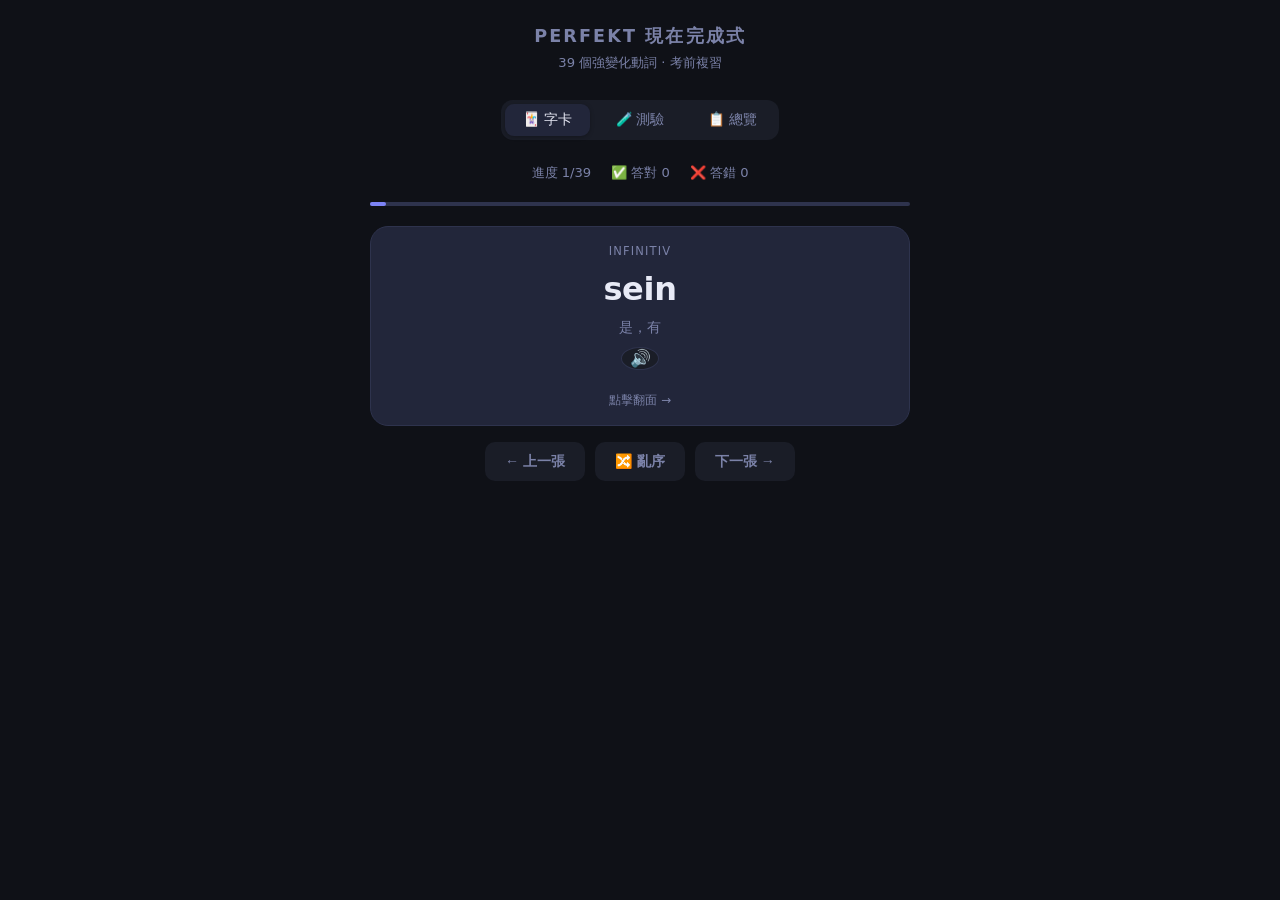
<file: 114-2_final/perfekt.html>
<!DOCTYPE html>
<html lang="zh-Hant">

<head>
  <meta charset="UTF-8">
  <meta name="viewport" content="width=device-width, initial-scale=1.0">
  <title>德文 Perfekt 複習</title>
  <style>
    :root {
      --bg: #0f1117;
      --surface: #1a1d27;
      --card: #22263a;
      --border: #2e334d;
      --text: #e8eaf6;
      --muted: #7b82a8;
      --accent: #7c83f5;
      --accent2: #5ed3b0;
      --red: #f56565;
      --yellow: #f6c90e;
      --green: #5ed3b0;
      --haben: #7c83f5;
      --sein: #f09a5e;
    }

    * {
      box-sizing: border-box;
      margin: 0;
      padding: 0;
    }

    body {
      font-family: 'Segoe UI', system-ui, sans-serif;
      background: var(--bg);
      color: var(--text);
      min-height: 100vh;
      display: flex;
      flex-direction: column;
      align-items: center;
      padding: 24px 16px 48px;
    }

    h1 {
      font-size: 1.1rem;
      font-weight: 600;
      letter-spacing: 0.12em;
      text-transform: uppercase;
      color: var(--muted);
      margin-bottom: 6px;
    }

    .subtitle {
      font-size: 0.82rem;
      color: var(--muted);
      margin-bottom: 28px;
    }

    /* Mode tabs */
    .tabs {
      display: flex;
      gap: 8px;
      margin-bottom: 24px;
      background: var(--surface);
      border-radius: 12px;
      padding: 4px;
    }

    .tab {
      padding: 7px 18px;
      border-radius: 9px;
      border: none;
      cursor: pointer;
      font-size: 0.85rem;
      font-weight: 500;
      color: var(--muted);
      background: transparent;
      transition: all .2s;
    }

    .tab.active {
      background: var(--card);
      color: var(--text);
      box-shadow: 0 1px 4px #0004;
    }

    /* Stats bar */
    .stats {
      display: flex;
      gap: 20px;
      margin-bottom: 20px;
      font-size: 0.82rem;
      color: var(--muted);
    }

    .stat span {
      color: var(--text);
      font-weight: 600;
    }

    /* ── FLASHCARD ── */
    #flashcard-mode {
      width: 100%;
      max-width: 540px;
    }

    .card-wrap {
      perspective: 900px;
      width: 100%;
      height: 200px;
      margin-bottom: 16px;
      cursor: pointer;
    }

    .card {
      width: 100%;
      height: 100%;
      position: relative;
      transform-style: preserve-3d;
      transition: transform .45s cubic-bezier(.4, 0, .2, 1);
    }

    .card.flipped {
      transform: rotateY(180deg);
    }

    .card-face {
      position: absolute;
      inset: 0;
      backface-visibility: hidden;
      background: var(--card);
      border: 1px solid var(--border);
      border-radius: 18px;
      display: flex;
      flex-direction: column;
      align-items: center;
      justify-content: center;
      padding: 24px;
      gap: 10px;
    }

    .card-back {
      transform: rotateY(180deg);
    }

    .card-label {
      font-size: 0.72rem;
      letter-spacing: .1em;
      text-transform: uppercase;
      color: var(--muted);
      margin-bottom: 2px;
    }

    .infinitiv-text {
      font-size: 2rem;
      font-weight: 700;
      color: var(--text);
      letter-spacing: -0.01em;
    }

    .meaning-text {
      font-size: 0.9rem;
      color: var(--muted);
    }

    .perfekt-text {
      font-size: 1.35rem;
      font-weight: 700;
      text-align: center;
      line-height: 1.5;
    }

    .haben-color {
      color: var(--haben);
    }

    .sein-color {
      color: var(--sein);
    }

    .aux-badge {
      font-size: 0.72rem;
      font-weight: 700;
      letter-spacing: .08em;
      padding: 3px 10px;
      border-radius: 20px;
      text-transform: uppercase;
    }

    .aux-haben {
      background: #2a2f52;
      color: var(--haben);
    }

    .aux-sein {
      background: #3a2a1a;
      color: var(--sein);
    }

    .example-card {
      font-size: 0.8rem;
      color: var(--muted);
      text-align: center;
      max-width: 90%;
      line-height: 1.6;
      font-style: italic;
    }

    .speak-btn {
      background: var(--surface);
      border: 1px solid var(--border);
      color: var(--accent);
      border-radius: 50%;
      width: 38px;
      height: 38px;
      font-size: 1.05rem;
      cursor: pointer;
      display: flex;
      align-items: center;
      justify-content: center;
      transition: filter .15s, transform .1s;
    }

    .speak-btn:hover {
      filter: brightness(1.25);
    }

    .speak-btn:active {
      transform: scale(.92);
    }

    .speak-btn-sm {
      background: none;
      border: none;
      color: var(--accent);
      cursor: pointer;
      font-size: 0.85rem;
      padding: 0 2px;
      vertical-align: middle;
    }

    .speak-btn-sm:hover {
      filter: brightness(1.3);
    }

    .hint-tap {
      font-size: 0.75rem;
      color: var(--muted);
      text-align: center;
    }

    .nav-row {
      display: flex;
      gap: 10px;
      justify-content: center;
      align-items: center;
      margin-bottom: 12px;
    }

    .btn {
      border: none;
      cursor: pointer;
      font-weight: 600;
      border-radius: 10px;
      transition: filter .15s, transform .1s;
    }

    .btn:hover {
      filter: brightness(1.12);
    }

    .btn:active {
      transform: scale(.96);
    }

    .btn-ghost {
      background: var(--surface);
      color: var(--muted);
      padding: 10px 20px;
      font-size: 0.88rem;
    }

    .btn-primary {
      background: var(--accent);
      color: #fff;
      padding: 10px 28px;
      font-size: 0.88rem;
    }

    .feedback-row {
      display: flex;
      gap: 10px;
      justify-content: center;
    }

    .btn-wrong {
      background: #2e1a1a;
      color: var(--red);
      padding: 10px 28px;
      font-size: 0.88rem;
    }

    .btn-right {
      background: #1a2e26;
      color: var(--green);
      padding: 10px 28px;
      font-size: 0.88rem;
    }

    .progress-bar {
      width: 100%;
      height: 4px;
      background: var(--border);
      border-radius: 2px;
      margin-bottom: 20px;
    }

    .progress-fill {
      height: 100%;
      background: var(--accent);
      border-radius: 2px;
      transition: width .3s;
    }

    /* ── QUIZ ── */
    #quiz-mode {
      width: 100%;
      max-width: 540px;
      display: none;
    }

    .quiz-question {
      background: var(--card);
      border: 1px solid var(--border);
      border-radius: 18px;
      padding: 28px 24px;
      text-align: center;
      margin-bottom: 16px;
    }

    .quiz-q-label {
      font-size: 0.72rem;
      color: var(--muted);
      letter-spacing: .1em;
      text-transform: uppercase;
      margin-bottom: 10px;
    }

    .quiz-infinitiv {
      font-size: 2rem;
      font-weight: 700;
      margin-bottom: 6px;
    }

    .quiz-meaning {
      font-size: 0.88rem;
      color: var(--muted);
    }

    .quiz-options {
      display: grid;
      grid-template-columns: 1fr 1fr;
      gap: 10px;
      margin-bottom: 16px;
    }

    .opt-btn {
      background: var(--surface);
      border: 1.5px solid var(--border);
      color: var(--text);
      border-radius: 12px;
      padding: 14px 10px;
      font-size: 0.88rem;
      cursor: pointer;
      transition: all .18s;
      text-align: center;
      line-height: 1.4;
    }

    .opt-btn:hover:not(:disabled) {
      border-color: var(--accent);
      color: var(--accent);
    }

    .opt-btn.correct {
      background: #1a2e26;
      border-color: var(--green);
      color: var(--green);
    }

    .opt-btn.wrong {
      background: #2e1a1a;
      border-color: var(--red);
      color: var(--red);
    }

    .opt-btn:disabled {
      cursor: default;
    }

    .quiz-next {
      display: flex;
      justify-content: center;
    }

    /* ── LIST ── */
    #list-mode {
      width: 100%;
      max-width: 700px;
      display: none;
    }

    .filter-row {
      display: flex;
      gap: 8px;
      margin-bottom: 16px;
      flex-wrap: wrap;
    }

    .filter-btn {
      background: var(--surface);
      border: 1.5px solid var(--border);
      color: var(--muted);
      border-radius: 8px;
      padding: 5px 14px;
      font-size: 0.8rem;
      cursor: pointer;
      transition: all .15s;
    }

    .filter-btn.active {
      border-color: var(--accent);
      color: var(--accent);
      background: #1a1f3a;
    }

    .verb-table {
      width: 100%;
      border-collapse: collapse;
    }

    .verb-table th {
      text-align: left;
      font-size: 0.72rem;
      color: var(--muted);
      text-transform: uppercase;
      letter-spacing: .08em;
      padding: 8px 10px;
      border-bottom: 1px solid var(--border);
    }

    .verb-table td {
      padding: 11px 10px;
      font-size: 0.88rem;
      border-bottom: 1px solid var(--border);
      vertical-align: top;
    }

    .verb-table tr:hover td {
      background: var(--surface);
    }

    .tag-haben {
      background: #2a2f52;
      color: var(--haben);
      font-size: 0.7rem;
      padding: 2px 8px;
      border-radius: 10px;
    }

    .tag-sein {
      background: #3a2a1a;
      color: var(--sein);
      font-size: 0.7rem;
      padding: 2px 8px;
      border-radius: 10px;
    }

    .perfekt-cell {
      font-weight: 600;
    }

    .muted-cell {
      color: var(--muted);
      font-size: 0.82rem;
    }
  </style>
</head>

<body>

  <h1>Perfekt 現在完成式</h1>
  <p class="subtitle">39 個強變化動詞 · 考前複習</p>

  <div class="tabs">
    <button class="tab active" onclick="switchMode('flashcard')">🃏 字卡</button>
    <button class="tab" onclick="switchMode('quiz')">🧪 測驗</button>
    <button class="tab" onclick="switchMode('list')">📋 總覽</button>
  </div>

  <div class="stats">
    <div>進度 <span id="stat-progress">0/39</span></div>
    <div>✅ 答對 <span id="stat-right">0</span></div>
    <div>❌ 答錯 <span id="stat-wrong">0</span></div>
  </div>

  <!-- FLASHCARD MODE -->
  <div id="flashcard-mode">
    <div class="progress-bar">
      <div class="progress-fill" id="progress-fill" style="width:0%"></div>
    </div>
    <div class="card-wrap" onclick="flipCard()">
      <div class="card" id="main-card">
        <div class="card-face card-front">
          <div class="card-label">Infinitiv</div>
          <div class="infinitiv-text" id="fc-infinitiv">—</div>
          <div class="meaning-text" id="fc-meaning">—</div>
          <button class="speak-btn" onclick="event.stopPropagation(); speak(deck[cardIndex].inf)">🔊</button>
          <div class="hint-tap" style="margin-top:12px">點擊翻面 →</div>
        </div>
        <div class="card-face card-back">
          <div class="card-label">Perfekt</div>
          <div class="perfekt-text" id="fc-perfekt">—</div>
          <div class="aux-badge" id="fc-badge">haben</div>
          <button class="speak-btn" onclick="event.stopPropagation(); speakPerfekt(deck[cardIndex].perfekt)">🔊</button>
          <div class="example-card" id="fc-example">—</div>
        </div>
      </div>
    </div>
    <div class="nav-row">
      <button class="btn btn-ghost" onclick="prevCard()">← 上一張</button>
      <button class="btn btn-ghost" onclick="shuffleCards()">🔀 亂序</button>
      <button class="btn btn-ghost" onclick="nextCard()">下一張 →</button>
    </div>
    <div id="feedback-row" style="display:none" class="feedback-row">
      <button class="btn btn-wrong" onclick="markWrong()">❌ 不熟</button>
      <button class="btn btn-right" onclick="markRight()">✅ 記住了</button>
    </div>
  </div>

  <!-- QUIZ MODE -->
  <div id="quiz-mode">
    <div class="progress-bar">
      <div class="progress-fill" id="quiz-progress-fill" style="width:0%"></div>
    </div>
    <div class="quiz-question">
      <div class="quiz-q-label">這個動詞的 Perfekt 是？</div>
      <div class="quiz-infinitiv">
        <span id="q-infinitiv">—</span>
        <button class="speak-btn-sm" style="font-size:1.3rem;" onclick="speak(quizDeck[quizIndex].inf)">🔊</button>
      </div>
      <div class="quiz-meaning" id="q-meaning">—</div>
    </div>
    <div class="quiz-options" id="quiz-options"></div>
    <div class="quiz-next">
      <button class="btn btn-primary" id="quiz-next-btn" onclick="nextQuiz()" style="display:none">下一題 →</button>
    </div>
    <div style="text-align:center;margin-top:16px">
      <button class="btn btn-ghost" onclick="restartQuiz()">↺ 重新開始</button>
    </div>
  </div>

  <!-- LIST MODE -->
  <div id="list-mode">
    <div class="filter-row">
      <button class="filter-btn active" onclick="filterList('all', this)">全部</button>
      <button class="filter-btn" onclick="filterList('haben', this)">haben</button>
      <button class="filter-btn" onclick="filterList('sein', this)">sein</button>
      <button class="filter-btn" onclick="filterList('both', this)">haben / sein</button>
    </div>
    <table class="verb-table">
      <thead>
        <tr>
          <th>Infinitiv</th>
          <th>Perfekt</th>
          <th>助動詞</th>
          <th>中文</th>
        </tr>
      </thead>
      <tbody id="list-body"></tbody>
    </table>
  </div>

  <script>
    // ── 語音 ──────────────────────────────────────────────────────
    let cachedVoices = [];
    function initVoices() {
      cachedVoices = window.speechSynthesis ? window.speechSynthesis.getVoices() : [];
    }
    if (window.speechSynthesis) {
      window.speechSynthesis.addEventListener('voiceschanged', initVoices);
      initVoices();
    }

    // iOS/Safari 需要在 user gesture 內先發一個空 utterance 解鎖 SpeechSynthesis
    let speechUnlocked = false;
    document.addEventListener('click', function unlockSpeech() {
      if (speechUnlocked || !window.speechSynthesis) return;
      speechUnlocked = true;
      const unlock = new SpeechSynthesisUtterance('');
      unlock.volume = 0;
      window.speechSynthesis.speak(unlock);
      document.removeEventListener('click', unlockSpeech);
    }, { once: true });

    function speak(text) {
      const ss = window.speechSynthesis;
      if (!ss) return;
      if (!cachedVoices.length) cachedVoices = ss.getVoices();

      const doSpeak = () => {
        const msg = new SpeechSynthesisUtterance(text);
        msg.lang = 'de-DE';
        msg.rate = 0.9;
        const germanVoice = cachedVoices.find(v => v.lang.startsWith('de'));
        if (germanVoice) msg.voice = germanVoice;
        msg.onerror = (e) => console.warn('speech error:', e.error);
        ss.speak(msg);
      };

      if (ss.speaking || ss.pending) {
        ss.cancel();
        setTimeout(doSpeak, 100);
      } else if (ss.paused) {
        ss.resume();
        setTimeout(doSpeak, 50);
      } else {
        doSpeak();
      }
    }

    // Perfekt 形式可能是 "ist/hat gezogen"，朗讀時把 "/" 念成 "oder"
    function speakPerfekt(text) {
      speak(text.replace(/\//g, ' oder '));
    }

    const VERBS = [
      { inf: "sein", perfekt: "ist gewesen", aux: "sein", meaning: "是，有", example: "Ich bin im Urlaub in Deutschland gewesen." },
      { inf: "haben", perfekt: "hat gehabt", aux: "haben", meaning: "擁有", example: "Wir haben gestern viel Glück gehabt." },
      { inf: "lesen", perfekt: "hat gelesen", aux: "haben", meaning: "閱讀", example: "Ich habe die Zeitung schon gelesen." },
      { inf: "sehen", perfekt: "hat gesehen", aux: "haben", meaning: "看", example: "Wir haben gestern einen Film gesehen." },
      { inf: "schlafen", perfekt: "hat geschlafen", aux: "haben", meaning: "睡覺", example: "Ich habe letzte Nacht sehr gut geschlafen." },
      { inf: "tragen", perfekt: "hat getragen", aux: "haben", meaning: "搬／穿／戴", example: "Ich habe die schwere Tasche getragen." },
      { inf: "schreiben", perfekt: "hat geschrieben", aux: "haben", meaning: "寫", example: "Er hat mir eine lange E-Mail geschrieben." },
      { inf: "laden", perfekt: "hat geladen", aux: "haben", meaning: "充電；裝貨；邀請", example: "Ich habe den Akku geladen." },
      { inf: "essen", perfekt: "hat gegessen", aux: "haben", meaning: "吃", example: "Was habt ihr zu Mittag gegessen?" },
      { inf: "trinken", perfekt: "hat getrunken", aux: "haben", meaning: "喝", example: "Wir haben zusammen einen Tee getrunken." },
      { inf: "rufen", perfekt: "hat gerufen", aux: "haben", meaning: "叫來；呼喊", example: "Ich habe dich gestern Abend angerufen." },
      { inf: "stehen", perfekt: "hat gestanden", aux: "haben", meaning: "站立；位於", example: "Das Auto hat vor der Garage gestanden." },
      { inf: "unterschreiben", perfekt: "hat unterschrieben", aux: "haben", meaning: "簽名", example: "Hast du das Dokument schon unterschrieben?" },
      { inf: "finden", perfekt: "hat gefunden", aux: "haben", meaning: "找到；認為", example: "Ich habe meinen Schlüssel endlich gefunden." },
      { inf: "geben", perfekt: "hat gegeben", aux: "haben", meaning: "給", example: "Der Lehrer hat uns keine Hausaufgaben gegeben." },
      { inf: "bringen", perfekt: "hat gebracht", aux: "haben", meaning: "送來／送去", example: "Der Postbote hat mir ein Paket gebracht." },
      { inf: "mitbringen", perfekt: "hat mitgebracht", aux: "haben", meaning: "帶來", example: "Meine Freundin hat Kuchen mitgebracht." },
      { inf: "bekommen", perfekt: "hat bekommen", aux: "haben", meaning: "得到；收到", example: "Hast du meine E-Mail bekommen?" },
      { inf: "sprechen", perfekt: "hat gesprochen", aux: "haben", meaning: "說；說話", example: "Wir haben lange über das Projekt gesprochen." },
      { inf: "nehmen", perfekt: "hat genommen", aux: "haben", meaning: "拿；搭乘；服藥", example: "Wer hat meinen Kugelschreiber genommen?" },
      { inf: "fangen", perfekt: "hat gefangen", aux: "haben", meaning: "捕捉；吸引", example: "Die Katze hat einen Vogel gefangen." },
      { inf: "helfen", perfekt: "hat geholfen", aux: "haben", meaning: "幫助", example: "Das Medikament hat mir sehr geholfen." },
      { inf: "beginnen", perfekt: "hat begonnen", aux: "haben", meaning: "開始", example: "Der Kurs hat um 9 Uhr begonnen." },
      { inf: "können", perfekt: "hat gekonnt", aux: "haben", meaning: "能夠；會；可以", example: "Er hat das gut gekonnt." },
      { inf: "wollen", perfekt: "hat gewollt", aux: "haben", meaning: "要；想要", example: "Ich habe das nicht gewollt." },
      { inf: "waschen", perfekt: "hat gewaschen", aux: "haben", meaning: "洗", example: "Er hat das Auto gewaschen." },
      { inf: "backen", perfekt: "hat gebacken", aux: "haben", meaning: "烘焙", example: "Meine Mutter hat eine Pizza gebacken." },
      { inf: "schließen", perfekt: "hat geschlossen", aux: "haben", meaning: "關上；締結", example: "Er hat die Tür geschlossen." },
      { inf: "schneiden", perfekt: "hat geschnitten", aux: "haben", meaning: "切；剪", example: "Sie hat das Gemüse geschnitten." },
      { inf: "kommen", perfekt: "ist gekommen", aux: "sein", meaning: "來；到來", example: "Der Bus ist pünktlich gekommen." },
      { inf: "ankommen", perfekt: "ist angekommen", aux: "sein", meaning: "到達", example: "Mein Paket ist heute angekommen." },
      { inf: "gehen", perfekt: "ist gegangen", aux: "sein", meaning: "去；離開；步行", example: "Sie ist schon nach Hause gegangen." },
      { inf: "ziehen", perfekt: "ist/hat gezogen", aux: "both", meaning: "搬家(ist)；拉扯(hat)", example: "Er ist nach Deutschland gezogen." },
      { inf: "umziehen", perfekt: "ist umgezogen", aux: "sein", meaning: "搬家", example: "Meine Freundin ist gestern umgezogen." },
      { inf: "bleiben", perfekt: "ist geblieben", aux: "sein", meaning: "停留；保持", example: "Am Sonntag bin ich zu Hause geblieben." },
      { inf: "fallen", perfekt: "ist gefallen", aux: "sein", meaning: "掉落；墜落", example: "Ich bin vom Fahrrad gefallen." },
      { inf: "fernsehen", perfekt: "hat ferngesehen", aux: "haben", meaning: "看電視", example: "Hast du gestern ferngesehen?" },
      { inf: "schwimmen", perfekt: "ist geschwommen", aux: "sein", meaning: "游泳", example: "Er ist im See geschwommen." },
      { inf: "laufen", perfekt: "ist gelaufen", aux: "sein", meaning: "跑；走", example: "Sie ist jeden Morgen gelaufen." },
    ];

    // State
    let deck = [...VERBS];
    let cardIndex = 0;
    let isFlipped = false;
    let rightCount = 0, wrongCount = 0, seenCount = 0;

    // Quiz state
    let quizDeck = [], quizIndex = 0, quizRight = 0, quizWrong = 0;

    // ── FLASHCARD ──
    function loadCard() {
      const v = deck[cardIndex];
      document.getElementById('fc-infinitiv').textContent = v.inf;
      document.getElementById('fc-meaning').textContent = v.meaning;
      const p = document.getElementById('fc-perfekt');
      p.innerHTML = v.aux === 'sein'
        ? `<span class="sein-color">${v.perfekt}</span>`
        : v.aux === 'both'
          ? `<span class="haben-color">${v.perfekt}</span>`
          : `<span class="haben-color">${v.perfekt}</span>`;
      const badge = document.getElementById('fc-badge');
      badge.textContent = v.aux === 'both' ? 'haben / sein' : v.aux;
      badge.className = 'aux-badge ' + (v.aux === 'sein' ? 'aux-sein' : 'aux-haben');
      document.getElementById('fc-example').textContent = v.example;

      const card = document.getElementById('main-card');
      card.classList.remove('flipped');
      isFlipped = false;
      document.getElementById('feedback-row').style.display = 'none';

      const fill = ((cardIndex + 1) / deck.length * 100).toFixed(0);
      document.getElementById('progress-fill').style.width = fill + '%';
      document.getElementById('stat-progress').textContent = `${cardIndex + 1}/${deck.length}`;

      speak(v.inf);
    }

    function flipCard() {
      const card = document.getElementById('main-card');
      isFlipped = !isFlipped;
      card.classList.toggle('flipped', isFlipped);
      if (isFlipped) {
        seenCount++;
        speakPerfekt(deck[cardIndex].perfekt);
        document.getElementById('feedback-row').style.display = 'flex';
      } else {
        speak(deck[cardIndex].inf);
      }
    }

    function nextCard() {
      if (cardIndex < deck.length - 1) { cardIndex++; loadCard(); }
    }
    function prevCard() {
      if (cardIndex > 0) { cardIndex--; loadCard(); }
    }
    function shuffleCards() {
      for (let i = deck.length - 1; i > 0; i--) {
        const j = Math.floor(Math.random() * (i + 1));
        [deck[i], deck[j]] = [deck[j], deck[i]];
      }
      cardIndex = 0; loadCard();
    }
    function markRight() {
      rightCount++;
      document.getElementById('stat-right').textContent = rightCount;
      nextCard();
    }
    function markWrong() {
      wrongCount++;
      document.getElementById('stat-wrong').textContent = wrongCount;
      // Put this card at the end to review again
      const v = deck.splice(cardIndex, 1)[0];
      deck.push(v);
      if (cardIndex >= deck.length) cardIndex = 0;
      loadCard();
    }

    // ── QUIZ ──
    function startQuiz() {
      quizDeck = [...VERBS].sort(() => Math.random() - 0.5);
      quizIndex = 0; quizRight = 0; quizWrong = 0;
      loadQuiz();
    }
    function loadQuiz() {
      if (quizIndex >= quizDeck.length) { showQuizResult(); return; }
      const v = quizDeck[quizIndex];
      // 重新建立題目區塊內容（showQuizResult 結束時會覆寫掉這部分，重新開始時需還原）
      document.querySelector('.quiz-question').innerHTML = `
      <div class="quiz-q-label">這個動詞的 Perfekt 是？</div>
      <div class="quiz-infinitiv">
        <span id="q-infinitiv">${v.inf}</span>
        <button class="speak-btn-sm" style="font-size:1.3rem;" onclick="speak(quizDeck[quizIndex].inf)">🔊</button>
      </div>
      <div class="quiz-meaning" id="q-meaning">${v.meaning}</div>`;
      document.getElementById('quiz-progress-fill').style.width = (quizIndex / quizDeck.length * 100) + '%';
      document.getElementById('quiz-next-btn').style.display = 'none';

      speak(v.inf);

      // Build 4 options: 1 correct + 3 random wrong
      const others = VERBS.filter(x => x.inf !== v.inf).sort(() => Math.random() - 0.5).slice(0, 3);
      const options = [...others, v].sort(() => Math.random() - 0.5);
      const container = document.getElementById('quiz-options');
      container.innerHTML = '';
      options.forEach(opt => {
        const btn = document.createElement('button');
        btn.className = 'opt-btn';
        btn.innerHTML = `<strong>${opt.perfekt}</strong>`;
        btn.onclick = () => answerQuiz(btn, opt, v);
        container.appendChild(btn);
      });
    }
    function answerQuiz(btn, chosen, correct) {
      document.querySelectorAll('.opt-btn').forEach(b => b.disabled = true);
      speakPerfekt(correct.perfekt);
      if (chosen.inf === correct.inf) {
        btn.classList.add('correct'); quizRight++;
        document.getElementById('stat-right').textContent = rightCount + quizRight;
      } else {
        btn.classList.add('wrong'); quizWrong++;
        document.getElementById('stat-wrong').textContent = wrongCount + quizWrong;
        // Show correct answer
        document.querySelectorAll('.opt-btn').forEach(b => {
          if (b.innerHTML.includes(correct.perfekt)) b.classList.add('correct');
        });
      }
      document.getElementById('quiz-next-btn').style.display = 'inline-block';
    }
    function nextQuiz() { quizIndex++; loadQuiz(); }
    function restartQuiz() { startQuiz(); }
    function showQuizResult() {
      const total = quizDeck.length;
      document.querySelector('.quiz-question').innerHTML = `
    <div style="padding:12px 0">
      <div style="font-size:2.5rem;margin-bottom:12px">🎉</div>
      <div style="font-size:1.2rem;font-weight:700;margin-bottom:8px">完成！</div>
      <div style="color:var(--muted);font-size:0.9rem">答對 <strong style="color:var(--green)">${quizRight}</strong> / ${total}　答錯 <strong style="color:var(--red)">${quizWrong}</strong></div>
    </div>`;
      document.getElementById('quiz-options').innerHTML = '';
      document.getElementById('quiz-next-btn').style.display = 'none';
    }

    // ── LIST ──
    let listFilter = 'all';
    function renderList() {
      const body = document.getElementById('list-body');
      const filtered = VERBS.filter(v => {
        if (listFilter === 'all') return true;
        if (listFilter === 'both') return v.aux === 'both';
        return v.aux === listFilter;
      });
      body.innerHTML = filtered.map(v => `
    <tr>
      <td><strong>${v.inf}</strong> <button class="speak-btn-sm" data-inf="${v.inf}" onclick="speak(this.dataset.inf)">🔊</button></td>
      <td class="perfekt-cell ${v.aux === 'sein' ? 'sein-color' : 'haben-color'}">${v.perfekt} <button class="speak-btn-sm" data-perfekt="${v.perfekt}" onclick="speakPerfekt(this.dataset.perfekt)">🔊</button></td>
      <td><span class="tag-${v.aux === 'both' ? 'sein' : v.aux}">${v.aux}</span></td>
      <td class="muted-cell">${v.meaning}</td>
    </tr>`).join('');
    }
    function filterList(f, btn) {
      listFilter = f;
      document.querySelectorAll('.filter-btn').forEach(b => b.classList.remove('active'));
      btn.classList.add('active');
      renderList();
    }

    // ── MODE SWITCH ──
    function switchMode(mode) {
      document.querySelectorAll('.tab').forEach((t, i) => {
        t.classList.toggle('active', ['flashcard', 'quiz', 'list'][i] === mode);
      });
      document.getElementById('flashcard-mode').style.display = mode === 'flashcard' ? 'block' : 'none';
      document.getElementById('quiz-mode').style.display = mode === 'quiz' ? 'block' : 'none';
      document.getElementById('list-mode').style.display = mode === 'list' ? 'block' : 'none';
      if (mode === 'quiz') startQuiz();
      if (mode === 'list') renderList();
    }

    // Init
    loadCard();
  </script>
</body>

</html>
</file>
<file: style.css>
:root {
    --duo-green: #58cc02;
    --duo-green-dark: #46a302;
    --duo-red: #ff4b4b;
    --duo-red-dark: #d42a2a;
    --duo-blue: #1cb0f6;
    --duo-blue-dark: #1480b3;
    --duo-gray: #e5e5e5;
    --duo-text: #4b4b4b;
    --bg: #fff;
}

body {
    font-family: "Nunito", "Segoe UI", "Microsoft JhengHei", sans-serif;
    margin: 0;
    padding: 0;
    display: flex;
    flex-direction: column;
    align-items: center;
    height: 100vh;
    background-color: var(--bg);
    color: var(--duo-text);
    overflow: hidden;
}

.screen {
    display: none;
    width: 100%;
    max-width: 600px;
    height: 100%;
    flex-direction: column;
}

.screen.active {
    display: flex;
}

.menu-content {
    padding: 40px 20px;
    text-align: center;
    overflow-y: auto;
}

.vocab-list {
    display: flex;
    flex-direction: column;
    gap: 10px;
    margin-top: 20px;
}

.vocab-item {
    padding: 20px;
    border: 2px solid var(--duo-gray);
    border-radius: 15px;
    cursor: pointer;
    font-weight: bold;
    transition: background 0.2s;
}

.vocab-item:hover {
    background-color: #f7f7f7;
    border-color: var(--duo-blue);
}

.wrong-list {
    text-align: left;
    background: #fff1f1;
    padding: 15px;
    border-radius: 15px;
    margin-top: 20px;
    border: 1px solid #ffdfe0;
}

.wrong-item {
    margin-bottom: 8px;
    border-bottom: 1px solid #eee;
    padding-bottom: 5px;
}

.header {
    padding: 20px;
    display: flex;
    align-items: center;
    gap: 15px;
    box-sizing: border-box;
}

.progress-container {
    flex-grow: 1;
    height: 16px;
    background-color: var(--duo-gray);
    border-radius: 10px;
    overflow: hidden;
}

.progress-bar {
    height: 100%;
    background-color: var(--duo-green);
    width: 0%;
    transition: width 0.5s ease;
}

.game-area {
    flex-grow: 1;
    padding: 0 20px;
    display: flex;
    flex-direction: column;
    justify-content: center;
    margin-bottom: 100px;
}

.word-display {
    font-size: 2rem;
    font-weight: bold;
    text-align: center;
    margin-bottom: 20px;
    border: 2px solid #e5e5e5;
    padding: 20px;
    border-radius: 15px;
}

.options-grid {
    display: grid;
    grid-template-columns: 1fr;
    gap: 12px;
}

@media (min-width: 400px) {
    .options-grid.articles {
        grid-template-columns: 1fr 1fr 1fr;
    }
}

.option-btn {
    background: white;
    border: 2px solid var(--duo-gray);
    border-bottom-width: 4px;
    border-radius: 15px;
    padding: 15px;
    font-size: 1.1rem;
    cursor: pointer;
    border-style: solid;
    font-family: inherit;
}

.option-btn.correct {
    background-color: #d7ffb8;
    border-color: var(--duo-green);
    color: var(--duo-green-dark);
}

.option-btn.wrong {
    background-color: #ffdfe0;
    border-color: var(--duo-red);
    color: var(--duo-red-dark);
}

.bottom-sheet {
    position: fixed;
    bottom: 0;
    width: 100%;
    max-width: 600px;
    padding: 20px;
    box-sizing: border-box;
    transform: translateY(100%);
    transition: transform 0.3s;
    z-index: 10;
    border-radius: 20px 20px 0 0;
}

.bottom-sheet.show {
    transform: translateY(0);
}

.bottom-sheet.correct {
    background-color: #d7ffb8;
    color: var(--duo-green-dark);
}

.bottom-sheet.wrong {
    background-color: #ffdfe0;
    color: var(--duo-red-dark);
}

.next-btn {
    width: 100%;
    padding: 15px;
    border-radius: 15px;
    border: none;
    font-size: 1.2rem;
    font-weight: bold;
    cursor: pointer;
    color: white;
    margin-top: 10px;
    font-family: inherit;
}

.bottom-sheet.correct .next-btn {
    background-color: var(--duo-green);
}

.bottom-sheet.wrong .next-btn {
    background-color: var(--duo-red);
}

/* Mode toggle */
.mode-toggle {
    display: flex;
    background: var(--duo-gray);
    border-radius: 12px;
    padding: 4px;
    margin-bottom: 20px;
}

.mode-btn {
    flex: 1;
    padding: 10px;
    border: none;
    border-radius: 9px;
    background: transparent;
    font-size: 1rem;
    font-weight: bold;
    cursor: pointer;
    color: var(--duo-text);
    transition: background 0.2s, color 0.2s;
    font-family: inherit;
}

.mode-btn.active {
    background: white;
    color: var(--duo-blue);
    box-shadow: 0 1px 3px rgba(0, 0, 0, 0.15);
}

/* Speech debug panel */
.speech-debug {
    background: #f7f7f7;
    border: 2px solid var(--duo-gray);
    border-radius: 12px;
    padding: 12px;
    margin-bottom: 20px;
    font-size: 0.85rem;
    text-align: left;
}

#speech-debug-info,
#speech-debug-status {
    margin-bottom: 4px;
}

/* Dictation */
.replay-btn {
    display: flex;
    align-items: center;
    justify-content: center;
    gap: 12px;
    padding: 25px;
    background: var(--duo-blue);
    color: white;
    border: none;
    border-radius: 15px;
    font-size: 1.5rem;
    font-weight: bold;
    cursor: pointer;
    width: 100%;
    box-sizing: border-box;
    margin-bottom: 15px;
    font-family: inherit;
    transition: background 0.2s;
}

.replay-btn:hover {
    background: var(--duo-blue-dark);
}

.replay-btn:active {
    transform: scale(0.98);
}

.umlaut-helpers {
    display: flex;
    gap: 8px;
    justify-content: center;
    flex-wrap: wrap;
    margin: 5px 0;
}

.umlaut-btn {
    padding: 8px 14px;
    border: 2px solid var(--duo-gray);
    border-radius: 10px;
    background: white;
    font-size: 1.1rem;
    cursor: pointer;
    font-family: inherit;
}

.umlaut-btn:hover {
    background: var(--duo-gray);
}

.dictation-input {
    width: 100%;
    box-sizing: border-box;
    padding: 15px;
    font-size: 1.3rem;
    border: 2px solid var(--duo-gray);
    border-radius: 15px;
    text-align: center;
    outline: none;
    margin: 12px 0 10px 0;
    font-family: inherit;
}

.dictation-input:focus {
    border-color: var(--duo-blue);
}

.dictation-input:disabled {
    background: #f9f9f9;
    color: var(--duo-text);
}

.submit-btn {
    width: 100%;
    padding: 15px;
    border-radius: 15px;
    border: none;
    font-size: 1.2rem;
    font-weight: bold;
    cursor: pointer;
    color: white;
    background: var(--duo-blue);
    font-family: inherit;
    transition: background 0.2s;
}

.submit-btn:hover {
    background: var(--duo-blue-dark);
}

/* ── 單字列表畫面 ────────────────────────────────────────── */

.list-edit-btn {
    border: 2px solid var(--duo-blue);
    border-radius: 10px;
    background: white;
    color: var(--duo-blue);
    font-size: 0.9rem;
    font-weight: bold;
    padding: 6px 12px;
    cursor: pointer;
    font-family: inherit;
    white-space: nowrap;
}

.list-edit-btn.active {
    background: var(--duo-blue);
    color: white;
}

.list-content {
    flex-grow: 1;
    overflow-y: auto;
    padding: 0 20px 90px;
}

.list-row {
    display: grid;
    grid-template-columns: 28px 40px 1fr 1fr;
    gap: 8px;
    align-items: center;
    padding: 11px 0;
    border-bottom: 1px solid var(--duo-gray);
    font-size: 0.95rem;
}

.list-row.edit-row {
    grid-template-columns: 28px 72px 1fr 1fr;
    padding: 7px 0;
}

.list-num {
    color: #aaa;
    font-size: 0.8rem;
    text-align: right;
}

.list-art {
    color: var(--duo-blue-dark);
    font-size: 0.8rem;
    font-weight: bold;
}

.list-de {
    font-weight: bold;
}

.list-cn {
    color: #666;
}

.list-row input,
.list-row select {
    width: 100%;
    box-sizing: border-box;
    padding: 6px 8px;
    border: 1.5px solid var(--duo-gray);
    border-radius: 8px;
    font-size: 0.9rem;
    font-family: inherit;
    background: white;
    outline: none;
}

.list-row input:focus,
.list-row select:focus {
    border-color: var(--duo-blue);
}

.delete-row-btn {
    border: none;
    background: none;
    color: #ccc;
    font-size: 1rem;
    cursor: pointer;
    padding: 0;
    line-height: 1;
}

.delete-row-btn:hover {
    color: var(--duo-red);
}

.add-row-btn {
    text-align: center;
    padding: 12px;
    color: var(--duo-blue);
    font-weight: bold;
    cursor: pointer;
    border: 2px dashed var(--duo-gray);
    border-radius: 12px;
    margin-top: 10px;
}

.add-row-btn:hover {
    border-color: var(--duo-blue);
    background: #f0faff;
}

.list-footer {
    position: fixed;
    bottom: 0;
    width: 100%;
    max-width: 600px;
    padding: 12px 20px;
    box-sizing: border-box;
    background: white;
    border-top: 1px solid var(--duo-gray);
    display: flex;
    gap: 10px;
}

.list-download-btn {
    flex-grow: 1;
    padding: 13px;
    border: none;
    border-radius: 12px;
    background: var(--duo-blue);
    color: white;
    font-size: 1rem;
    font-weight: bold;
    cursor: pointer;
    font-family: inherit;
}

.list-download-btn:hover {
    background: var(--duo-blue-dark);
}

.list-reset-btn {
    padding: 13px 16px;
    border: 2px solid var(--duo-gray);
    border-radius: 12px;
    background: white;
    color: var(--duo-text);
    font-size: 1rem;
    font-weight: bold;
    cursor: pointer;
    font-family: inherit;
}

.list-reset-btn:hover {
    border-color: var(--duo-red);
    color: var(--duo-red-dark);
}
</file>
